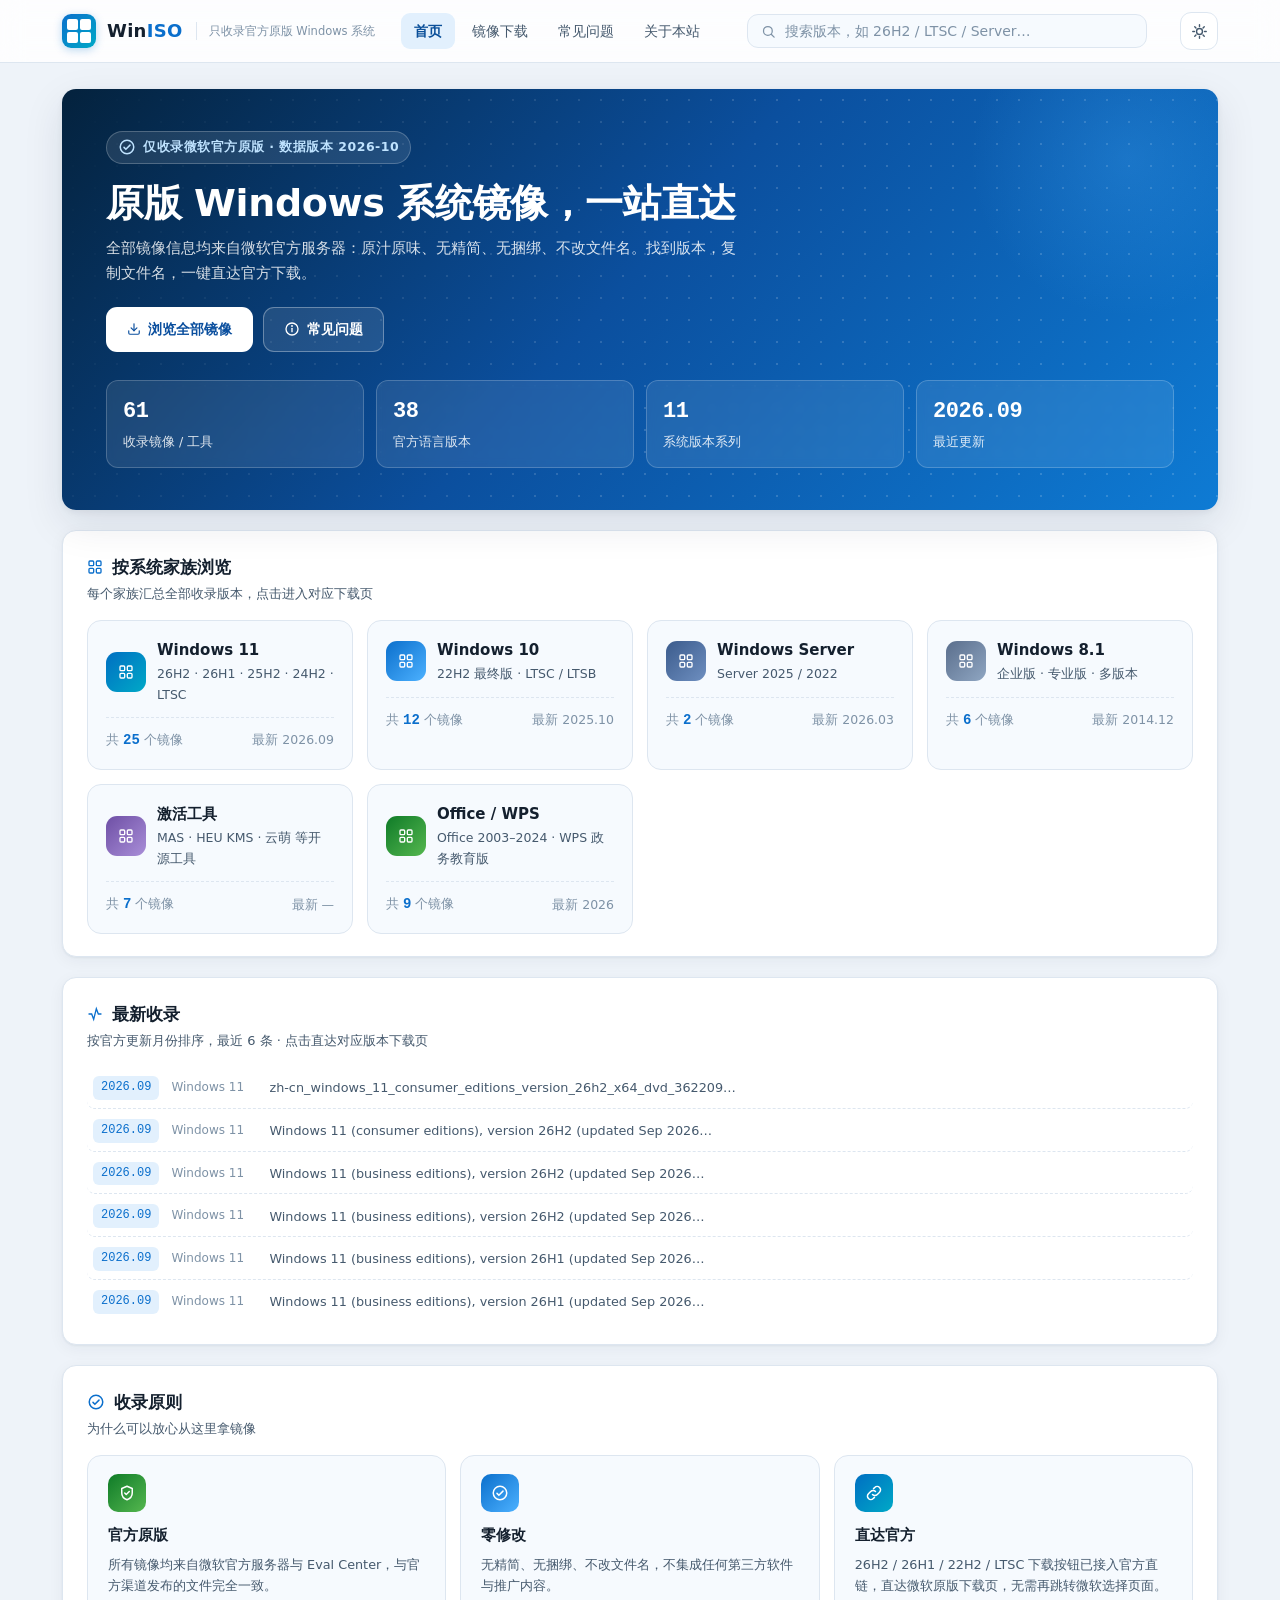
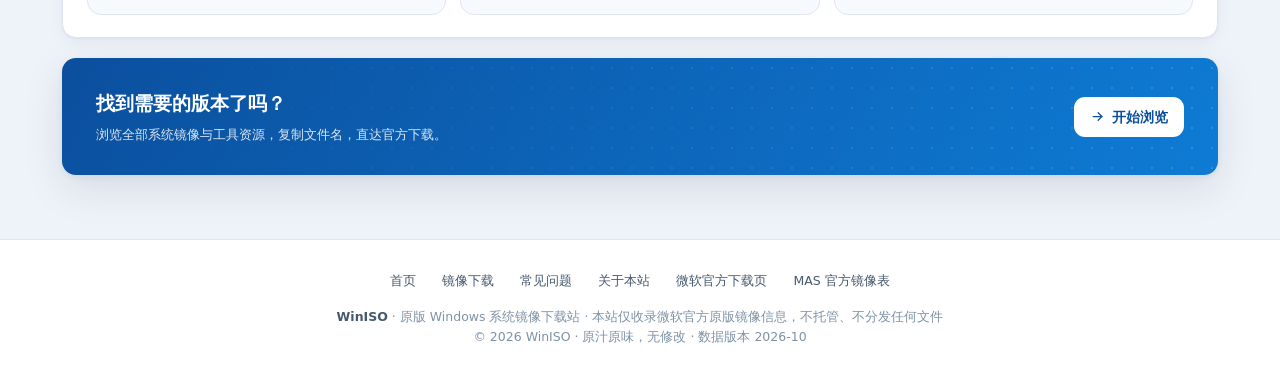
<file: index.html>
<!DOCTYPE html>
<html lang="zh-CN" data-theme="light">
<head>
<meta charset="UTF-8">
<meta name="viewport" content="width=device-width, initial-scale=1.0">
<title>WinISO · 原版 Windows 系统镜像下载站</title>
<meta name="description" content="只收录微软官方原版 Windows 系统镜像。Windows 11 / 10 / Server / 8.1 全版本、官方语言文件、激活工具与 Office 资源，原汁原味、无精简、无捆绑，一键直达官方下载。">
<link rel="icon" href="data:image/svg+xml,%3Csvg xmlns='http://www.w3.org/2000/svg' viewBox='0 0 32 32'%3E%3Cdefs%3E%3ClinearGradient id='g' x1='0' y1='0' x2='1' y2='1'%3E%3Cstop offset='0' stop-color='%23006FC2'/%3E%3Cstop offset='1' stop-color='%2300A9C7'/%3E%3C/linearGradient%3E%3C/defs%3E%3Crect width='32' height='32' rx='7' fill='url(%23g)'/%3E%3Cpath d='M7.5 7.5h7.2v7.2H7.5zM17.3 7.5h7.2v7.2h-7.2zM7.5 17.3h7.2v7.2H7.5zM17.3 17.3h7.2v7.2h-7.2z' fill='%23fff'/%3E%3C/svg%3E">
<link rel="preconnect" href="https://miaoda.feishu.cn">
<link href="https://miaoda.feishu.cn/fonts/css2?family=Noto+Sans+SC:wght@400;500;600;700;800&display=swap" rel="stylesheet">
<style>
/* ============ Token ============ */
:root{
  --bg:#EEF3F9;
  --bg-2:#E3ECF6;
  --surface:#FFFFFF;
  --surface-2:#F6FAFE;
  --border:#DDE6F0;
  --border-strong:#C5D4E4;
  --ink:#14202E;
  --ink-2:#45596D;
  --ink-3:#7E92A6;
  --accent:#0B6FCC;
  --accent-deep:#0A4F99;
  --accent-soft:#E2F0FD;
  --cyan:#00A9C7;
  --green:#0F7B28;
  --green-soft:#E4F5E7;
  --violet:#6E4FA5;
  --violet-soft:#EFE9F9;
  --amber:#9A6A00;
  --amber-soft:#FBF0D9;
  --gray-soft:#EDF1F6;
  --hero-1:#04223D;
  --hero-2:#0B4F9E;
  --hero-3:#0E7BD4;
  --shadow:0 1px 2px rgba(9,30,56,.05),0 4px 16px rgba(9,30,56,.05);
  --shadow-lg:0 2px 6px rgba(9,30,56,.06),0 14px 40px rgba(9,30,56,.10);
  --radius:14px;
  --radius-sm:9px;
  --mono:"Cascadia Code","SF Mono",Consolas,Menlo,"Liberation Mono",monospace;
  --font:"Segoe UI Variable Text","Segoe UI","Noto Sans SC","PingFang SC","Microsoft YaHei",system-ui,sans-serif;
}
html[data-theme="dark"]{
  --bg:#0B141E;
  --bg-2:#0E1A27;
  --surface:#12202F;
  --surface-2:#162636;
  --border:#22344A;
  --border-strong:#31496A;
  --ink:#E8F0F8;
  --ink-2:#A9BED2;
  --ink-3:#74879B;
  --accent:#4CB1FF;
  --accent-deep:#7CC4FF;
  --accent-soft:#12304E;
  --cyan:#3FC7E0;
  --green:#4CC24A;
  --green-soft:#12301F;
  --violet:#B48FE8;
  --violet-soft:#2B2143;
  --amber:#E3B341;
  --amber-soft:#3A2E12;
  --gray-soft:#1A2A3A;
  --hero-1:#05182B;
  --hero-2:#0A3E7C;
  --hero-3:#0E6FBF;
  --shadow:0 1px 2px rgba(0,0,0,.28),0 6px 20px rgba(0,0,0,.22);
  --shadow-lg:0 2px 6px rgba(0,0,0,.3),0 16px 44px rgba(0,0,0,.34);
}
*{margin:0;padding:0;box-sizing:border-box}
html{scroll-behavior:smooth}
body{
  font-family:var(--font);
  background:var(--bg);
  color:var(--ink);
  font-size:14.5px;
  line-height:1.65;
  -webkit-font-smoothing:antialiased;
}
a{color:var(--accent);text-decoration:none}
a:hover{color:var(--accent-deep)}
button{font-family:inherit;cursor:pointer;color:inherit}
::selection{background:rgba(11,111,204,.22)}
:focus-visible{outline:2px solid var(--accent);outline-offset:2px;border-radius:5px}
@media (prefers-reduced-motion: reduce){
  *,*::before,*::after{animation-duration:.001ms!important;transition-duration:.001ms!important}
  html{scroll-behavior:auto}
}

/* ============ 顶栏 ============ */
.topbar{
  position:sticky;top:0;z-index:60;
  background:color-mix(in srgb,var(--surface) 84%,transparent);
  backdrop-filter:blur(12px);-webkit-backdrop-filter:blur(12px);
  border-bottom:1px solid var(--border);
}
.topbar-inner{
  max-width:1200px;margin:0 auto;padding:0 22px;height:62px;
  display:flex;align-items:center;gap:18px;
}
.brand{display:flex;align-items:center;gap:11px;flex-shrink:0;color:var(--ink)}
.brand-mark{
  width:34px;height:34px;border-radius:9px;flex-shrink:0;
  display:grid;grid-template-columns:1fr 1fr;grid-template-rows:1fr 1fr;gap:2.5px;padding:5px;
  background:linear-gradient(135deg,var(--accent) 0%,var(--cyan) 100%);
  box-shadow:0 2px 8px rgba(11,111,204,.28);
  transition:transform .2s;
}
.brand:hover .brand-mark{transform:rotate(-6deg) scale(1.04)}
.brand-mark i{background:#fff;border-radius:2px}
.brand-name{font-size:18px;font-weight:800;letter-spacing:.3px}
.brand-name em{font-style:normal;color:var(--accent)}
.brand-tag{font-size:11.5px;color:var(--ink-3);margin-left:2px;border-left:1px solid var(--border);padding-left:12px;white-space:nowrap}
.nav{display:flex;align-items:center;gap:4px;margin-left:8px}
.nav a{
  padding:7px 13px;border-radius:9px;font-size:13.5px;font-weight:500;color:var(--ink-2);
  transition:background .15s,color .15s;
}
.nav a:hover{background:var(--gray-soft);color:var(--ink)}
.nav a.active{background:var(--accent-soft);color:var(--accent-deep);font-weight:600}
.top-search{flex:1;display:flex;justify-content:center;min-width:0}
.search-box{
  width:100%;max-width:400px;display:flex;align-items:center;gap:9px;
  background:var(--surface-2);border:1px solid var(--border);border-radius:11px;
  padding:8px 13px;transition:border-color .15s,box-shadow .15s,background .15s;
}
.search-box:focus-within{border-color:var(--accent);box-shadow:0 0 0 3px color-mix(in srgb,var(--accent) 14%,transparent);background:var(--surface)}
.search-box svg{flex-shrink:0;color:var(--ink-3)}
.search-box input{border:none;outline:none;background:transparent;width:100%;font-size:14px;font-family:inherit;color:var(--ink)}
.search-box input::placeholder{color:var(--ink-3)}
.top-actions{display:flex;align-items:center;gap:8px;flex-shrink:0}
.icon-btn{
  width:38px;height:38px;display:inline-flex;align-items:center;justify-content:center;
  border:1px solid var(--border);background:var(--surface);border-radius:11px;color:var(--ink-2);
  transition:all .15s;
}
.icon-btn:hover{border-color:var(--accent);color:var(--accent);background:var(--accent-soft)}
.menu-btn{display:none}

/* ============ 按钮 ============ */
.btn{
  display:inline-flex;align-items:center;gap:7px;
  border:1px solid var(--border);background:var(--surface);color:var(--ink);
  border-radius:11px;padding:8px 15px;font-size:13.5px;font-weight:500;
  transition:all .15s;white-space:nowrap;
}
.btn:hover{border-color:var(--accent);color:var(--accent);background:var(--accent-soft)}
.btn svg{flex-shrink:0}
.btn-primary{background:linear-gradient(135deg,var(--accent) 0%,color-mix(in srgb,var(--accent) 72%,var(--cyan)) 100%);border-color:transparent;color:#fff;box-shadow:0 2px 10px rgba(11,111,204,.22)}
.btn-primary:hover{filter:brightness(1.07);color:#fff}
.btn-sm{padding:6px 12px;font-size:12.5px;border-radius:9px}
.btn-ghost{background:transparent}

/* ============ 视图容器 ============ */
#view{max-width:1200px;margin:0 auto;padding:26px 22px 10px;min-height:62vh}
.view{animation:viewIn .3s cubic-bezier(.22,1,.36,1)}
@keyframes viewIn{from{opacity:0;transform:translateY(9px)}to{opacity:1;transform:none}}
@media (prefers-reduced-motion: reduce){.view{animation:none}}

/* ============ Hero ============ */
.hero{
  position:relative;overflow:hidden;
  background:linear-gradient(132deg,var(--hero-1) 0%,var(--hero-2) 48%,var(--hero-3) 100%);
  color:#fff;border-radius:var(--radius);
  padding:42px 44px;margin-bottom:20px;
  box-shadow:var(--shadow-lg);
}
.hero::before{
  content:"";position:absolute;inset:0;
  background-image:radial-gradient(rgba(255,255,255,.16) 1px,transparent 1.5px);
  background-size:22px 22px;
  mask-image:linear-gradient(115deg,transparent 0%,#000 55%);
  -webkit-mask-image:linear-gradient(115deg,transparent 0%,#000 55%);
  pointer-events:none;
}
.hero::after{
  content:"";position:absolute;right:-90px;top:-110px;width:360px;height:360px;border-radius:50%;
  background:radial-gradient(circle,rgba(76,177,255,.22),transparent 62%);
  pointer-events:none;
}
.hero-inner{position:relative;z-index:1}
.hero .kicker{
  display:inline-flex;align-items:center;gap:7px;
  font-size:12.5px;font-weight:600;letter-spacing:.04em;color:#BFE3FF;
  background:rgba(255,255,255,.10);border:1px solid rgba(255,255,255,.22);
  padding:5px 11px;border-radius:999px;margin-bottom:16px;
}
.hero h1{font-size:clamp(26px,3.4vw,38px);font-weight:800;letter-spacing:-.01em;line-height:1.22;text-wrap:balance}
.hero .sub{font-size:14.5px;color:rgba(255,255,255,.84);margin-top:10px;max-width:640px;line-height:1.7}
.hero-actions{display:flex;gap:10px;margin-top:22px;flex-wrap:wrap}
.hero-actions .btn{background:#fff;border-color:transparent;color:var(--hero-2);font-weight:600;padding:10px 20px;min-height:44px}
.hero-actions .btn:hover{background:#E8F4FF}
.hero-actions .btn-ghost{background:rgba(255,255,255,.10);border:1px solid rgba(255,255,255,.32);color:#fff}
.hero-actions .btn-ghost:hover{background:rgba(255,255,255,.18);color:#fff}
.hero-stats{
  display:grid;grid-template-columns:repeat(4,minmax(0,1fr));gap:12px;margin-top:28px;
}
.hstat{
  background:rgba(255,255,255,.09);border:1px solid rgba(255,255,255,.20);
  border-radius:12px;padding:13px 16px;backdrop-filter:blur(4px);
}
.hstat b{display:block;font-size:22px;font-weight:800;font-family:var(--mono);font-variant-numeric:tabular-nums;letter-spacing:-.02em}
.hstat span{font-size:12.5px;opacity:.85}

/* ============ 面板 ============ */
.panel{
  background:var(--surface);border:1px solid var(--border);border-radius:var(--radius);
  box-shadow:var(--shadow);padding:22px 24px;margin-bottom:20px;
}
.panel-head{display:flex;align-items:flex-start;gap:14px;flex-wrap:wrap;margin-bottom:16px}
.panel-title{font-size:17px;font-weight:700;display:flex;align-items:center;gap:9px}
.panel-title svg{color:var(--accent)}
.panel-sub{font-size:13px;color:var(--ink-2);margin-top:2px}
.panel-tools{margin-left:auto;display:flex;align-items:center;gap:8px;flex-wrap:wrap}

/* ============ 家族卡片 ============ */
.family-grid{display:grid;grid-template-columns:repeat(auto-fill,minmax(232px,1fr));gap:14px}
.family-card{
  position:relative;display:block;color:var(--ink);
  border:1px solid var(--border);border-radius:var(--radius);
  padding:17px 18px;background:var(--surface-2);
  transition:transform .16s,box-shadow .16s,border-color .16s;
  overflow:hidden;
}
.family-card:hover{transform:translateY(-3px);border-color:var(--accent);box-shadow:var(--shadow-lg);color:var(--ink)}
.family-card .fc-top{display:flex;align-items:center;gap:11px;margin-bottom:12px}
.fc-ico{
  width:40px;height:40px;border-radius:11px;display:flex;align-items:center;justify-content:center;
  color:#fff;flex-shrink:0;
}
.fc-ico.win11{background:linear-gradient(135deg,#006FC2,#00A9C7)}
.fc-ico.win10{background:linear-gradient(135deg,#0B6FCC,#4CB1FF)}
.fc-ico.server{background:linear-gradient(135deg,#3B5B8C,#6E8FC0)}
.fc-ico.win8{background:linear-gradient(135deg,#5A6E8C,#8FA6C2)}
.fc-ico.tools{background:linear-gradient(135deg,#6E4FA5,#A98ED8)}
.fc-ico.office{background:linear-gradient(135deg,#0F7B28,#55B74F)}
.family-card h3{font-size:15px;font-weight:700}
.family-card .fc-desc{font-size:12.5px;color:var(--ink-2);margin-top:1px}
.family-card .fc-meta{display:flex;align-items:center;justify-content:space-between;font-size:12.5px;color:var(--ink-3);border-top:1px dashed var(--border);padding-top:11px;margin-top:4px}
.family-card .fc-meta b{font-family:var(--mono);font-weight:600;color:var(--accent);font-size:14px}
.family-card .fc-go{position:absolute;right:16px;top:16px;color:var(--ink-3);opacity:0;transform:translateX(-4px);transition:all .16s}
.family-card:hover .fc-go{opacity:1;transform:none;color:var(--accent)}

/* ============ 概览小部件 ============ */
.ov-row{display:flex;align-items:center;gap:12px;font-size:13px;padding:7px 0}
.ov-row .ov-name{width:150px;color:var(--ink-2);flex-shrink:0;overflow:hidden;text-overflow:ellipsis;white-space:nowrap}
.ov-bar-wrap{flex:1;background:var(--gray-soft);border-radius:6px;height:16px;overflow:hidden}
.ov-bar{height:100%;border-radius:6px;min-width:3px;background:linear-gradient(90deg,var(--cyan),var(--accent));transition:width .4s}
.ov-row b{font-family:var(--mono);font-size:12.5px;width:30px;text-align:right;font-variant-numeric:tabular-nums}
.ov-row .ov-file{flex:1;font-size:12.5px;color:var(--ink-2);overflow:hidden;text-overflow:ellipsis;white-space:nowrap;min-width:0}
.recent-row .ov-file{flex:1;min-width:0;overflow:hidden;text-overflow:ellipsis;white-space:nowrap;color:var(--ink-2);font-size:12.8px}
.recent-list{display:flex;flex-direction:column;gap:2px}
.recent-row{display:flex;align-items:center;gap:12px;font-size:13px;padding:8px 6px;border-bottom:1px dashed var(--border);color:var(--ink);border-radius:8px;transition:background .15s}
.recent-row:last-child{border-bottom:none}
.recent-row:hover{background:var(--gray-soft);color:var(--ink)}
.recent-date{font-family:var(--mono);font-size:12px;color:var(--accent);background:var(--accent-soft);border-radius:6px;padding:2px 8px;flex-shrink:0}
.recent-cat{font-size:12px;color:var(--ink-3);flex-shrink:0;width:86px}

/* ============ 特性条 ============ */
.feature-grid{display:grid;grid-template-columns:repeat(3,1fr);gap:14px}
.feature{border:1px solid var(--border);border-radius:var(--radius);padding:18px 20px;background:var(--surface-2)}
.feature .f-ico{width:38px;height:38px;border-radius:10px;display:flex;align-items:center;justify-content:center;color:#fff;margin-bottom:12px}
.feature h3{font-size:14.5px;font-weight:700;margin-bottom:6px}
.feature p{font-size:12.8px;color:var(--ink-2);line-height:1.65}
.f-ico.shield{background:linear-gradient(135deg,#0F7B28,#55B74F)}
.f-ico.check{background:linear-gradient(135deg,#0B6FCC,#4CB1FF)}
.f-ico.link{background:linear-gradient(135deg,#006FC2,#00A9C7)}

/* ============ CTA 条 ============ */
.cta-band{
  position:relative;overflow:hidden;
  background:linear-gradient(120deg,var(--hero-2),var(--hero-3));
  color:#fff;border-radius:var(--radius);padding:30px 34px;margin-bottom:20px;
  display:flex;align-items:center;gap:22px;flex-wrap:wrap;box-shadow:var(--shadow-lg);
}
.cta-band::before{content:"";position:absolute;inset:0;background-image:radial-gradient(rgba(255,255,255,.14) 1px,transparent 1.5px);background-size:20px 20px;mask-image:linear-gradient(90deg,transparent,#000);-webkit-mask-image:linear-gradient(90deg,transparent,#000);pointer-events:none}
.cta-band h2{font-size:19px;font-weight:700;position:relative;z-index:1}
.cta-band p{font-size:13px;opacity:.85;margin-top:4px;position:relative;z-index:1}
.cta-band .btn{margin-left:auto;background:#fff;border-color:transparent;color:var(--hero-2);font-weight:600;position:relative;z-index:1}
.cta-band .btn:hover{background:#E8F4FF}

/* ============ 下载页布局 ============ */
.dl-head{margin-bottom:16px}
.dl-head h1{font-size:23px;font-weight:800;letter-spacing:-.01em}
.dl-head p{font-size:13px;color:var(--ink-2);margin-top:3px}
.dl-layout{display:grid;grid-template-columns:238px 1fr;gap:20px;align-items:start}
.sidebar{
  position:sticky;top:80px;
  background:var(--surface);border:1px solid var(--border);border-radius:var(--radius);
  padding:12px;box-shadow:var(--shadow);
}
.side-group-title{
  font-size:11px;font-weight:700;color:var(--ink-3);letter-spacing:.06em;
  padding:11px 11px 6px;
}
.side-item{
  display:flex;align-items:center;justify-content:space-between;gap:8px;
  width:100%;text-align:left;background:none;border:none;
  padding:8px 11px;border-radius:9px;font-size:13.5px;color:var(--ink);transition:background .12s,color .12s;
}
.side-item:hover{background:var(--gray-soft)}
.side-item.active{background:var(--accent-soft);color:var(--accent-deep);font-weight:600}
.side-item .count{
  font-size:11px;color:var(--ink-3);background:var(--gray-soft);
  border-radius:999px;padding:1px 9px;font-family:var(--mono);
}
.side-item.active .count{background:#fff;color:var(--accent)}
.dl-main{min-width:0}
.dl-toolbar{
  display:flex;align-items:center;gap:8px;flex-wrap:wrap;
  background:var(--surface);border:1px solid var(--border);border-radius:var(--radius);
  padding:12px 16px;margin-bottom:12px;box-shadow:var(--shadow);
}
.filter-label{font-size:12px;color:var(--ink-3);margin-right:2px}
.chip{
  border:1px solid var(--border);background:var(--surface);color:var(--ink-2);
  border-radius:999px;padding:4px 13px;font-size:12.5px;transition:all .13s;
}
.chip:hover{border-color:var(--accent);color:var(--accent)}
.chip.active{background:var(--accent);border-color:var(--accent);color:#fff;font-weight:500}
.dl-tools{margin-left:auto;display:flex;align-items:center;gap:8px}
.result-meta{font-size:12.5px;color:var(--ink-3);margin-bottom:12px;padding:0 2px}

/* ============ 镜像卡片 ============ */
.iso-list{display:flex;flex-direction:column;gap:11px}
.iso-item{
  border:1px solid var(--border);border-radius:var(--radius);
  padding:15px 17px;background:var(--surface);box-shadow:var(--shadow);
  transition:border-color .15s,box-shadow .15s;
}
.iso-item:hover{border-color:color-mix(in srgb,var(--accent) 45%,var(--border));box-shadow:var(--shadow-lg)}
.iso-tags{display:flex;gap:6px;flex-wrap:wrap;margin-bottom:10px}
.tag{
  display:inline-flex;align-items:center;gap:5px;
  font-size:11.5px;font-weight:600;border-radius:6px;padding:2.5px 9px;line-height:1.5;
}
.tag-arch{background:var(--accent-soft);color:var(--accent-deep)}
.tag-ed{background:var(--green-soft);color:var(--green)}
.tag-act{background:var(--violet-soft);color:var(--violet)}
.tag-date{background:var(--amber-soft);color:var(--amber)}
.tag-note{background:var(--gray-soft);color:var(--ink-2)}
.tag-direct{background:var(--green-soft);color:var(--green);display:inline-flex;align-items:center;gap:4px}
.iso-top{display:flex;align-items:flex-start;gap:12px;flex-wrap:wrap}
.iso-file{
  font-family:var(--mono);font-size:12.8px;color:var(--ink);
  word-break:break-all;flex:1;min-width:230px;
  background:var(--surface-2);border:1px solid var(--border);border-radius:9px;
  padding:8px 12px;line-height:1.55;font-variant-numeric:tabular-nums;
  cursor:pointer;transition:border-color .15s,color .15s;
}
.iso-file:hover{border-color:var(--accent);color:var(--accent-deep)}
.iso-actions{display:flex;gap:8px;flex-shrink:0;align-items:center;flex-wrap:wrap}

/* ============ 语言版本 ============ */
.lang-panel{margin-top:12px;border-top:1px dashed var(--border-strong);padding-top:13px;animation:viewIn .22s cubic-bezier(.22,1,.36,1)}
.lang-panel-head{display:flex;align-items:center;gap:10px;flex-wrap:wrap;margin-bottom:11px}
.lang-panel-title{font-size:13px;font-weight:600;color:var(--ink);font-family:var(--mono)}
.lang-search{
  display:flex;align-items:center;gap:8px;margin-left:auto;
  background:var(--surface-2);border:1px solid var(--border);border-radius:9px;padding:6px 12px;width:230px;
}
.lang-search:focus-within{border-color:var(--accent);background:var(--surface);box-shadow:0 0 0 3px color-mix(in srgb,var(--accent) 14%,transparent)}
.lang-search svg{color:var(--ink-3);flex-shrink:0}
.lang-search input{border:none;outline:none;background:transparent;width:100%;font-size:13.5px;font-family:inherit;color:var(--ink)}
.lang-grid{display:grid;grid-template-columns:repeat(2,1fr);gap:8px}
.lang-cell{
  display:flex;align-items:center;gap:9px;min-width:0;
  border:1px solid var(--border);border-radius:10px;padding:8px 11px;background:var(--surface-2);
}
.lang-cell .lang-name{font-size:12.8px;font-weight:600;color:var(--ink);flex-shrink:0;width:106px}
.lang-cell .lang-code{font-family:var(--mono);font-size:11px;color:var(--ink-3);flex-shrink:0;width:52px}
.lang-cell .lang-file{
  flex:1;font-family:var(--mono);font-size:10.8px;color:var(--ink-2);
  white-space:nowrap;overflow:hidden;text-overflow:ellipsis;min-width:0;
}
.lang-cell .lang-actions{display:flex;gap:5px;flex-shrink:0}
.lang-cell .btn{font-size:11.5px;padding:3px 9px}
.lang-toggle.active{border-color:var(--accent);color:var(--accent);background:var(--accent-soft)}
.lang-count{font-size:12px;color:var(--ink-3);margin-top:10px;text-align:right}

/* ============ FAQ ============ */
.faq-item{border:1px solid var(--border);border-radius:var(--radius-sm);margin-bottom:10px;overflow:hidden;background:var(--surface)}
.faq-q{
  width:100%;text-align:left;background:none;border:none;
  padding:15px 17px;font-size:14.5px;font-weight:600;color:var(--ink);
  display:flex;justify-content:space-between;align-items:center;gap:12px;
}
.faq-q .arrow{transition:transform .22s;color:var(--ink-3);flex-shrink:0;display:flex}
.faq-item.open .arrow{transform:rotate(180deg);color:var(--accent)}
.faq-a{max-height:0;overflow:hidden;transition:max-height .26s ease}
.faq-a-inner{padding:0 17px 15px;font-size:13.5px;color:var(--ink-2);border-top:1px dashed var(--border);padding-top:13px;line-height:1.75}
.faq-a-inner a{word-break:break-all}

/* ============ 关于页 ============ */
.about-wrap{max-width:860px}
.about-section{margin-bottom:20px}
.about-section h2{font-size:16px;font-weight:700;margin-bottom:10px;display:flex;align-items:center;gap:9px}
.about-section h2 svg{color:var(--accent)}
.about-section p{font-size:13.8px;color:var(--ink-2);line-height:1.8}
.steps{display:grid;grid-template-columns:repeat(3,1fr);gap:14px;margin-top:6px}
.step{border:1px solid var(--border);border-radius:var(--radius);padding:17px 18px;background:var(--surface-2)}
.step .n{font-family:var(--mono);font-size:12px;font-weight:700;color:#fff;background:linear-gradient(135deg,var(--accent),var(--cyan));width:26px;height:26px;border-radius:8px;display:flex;align-items:center;justify-content:center;margin-bottom:11px}
.step h3{font-size:13.8px;font-weight:700;margin-bottom:5px}
.step p{font-size:12.6px;color:var(--ink-2);line-height:1.65}
.notice-box{
  border:1px solid color-mix(in srgb,var(--amber) 40%,var(--border));
  background:var(--amber-soft);border-radius:var(--radius);padding:16px 18px;
  font-size:13px;color:var(--ink);line-height:1.75;
}
.notice-box b{color:var(--amber)}

/* ============ 详情页 ============ */
.crumb{font-size:12.5px;color:var(--ink-3);margin-bottom:14px;display:flex;gap:7px;flex-wrap:wrap;align-items:center}
.crumb a{color:var(--ink-2)}
.crumb a:hover{color:var(--accent)}
.crumb .sep{opacity:.5}
.detail-head h1{font-size:22px;font-weight:800;letter-spacing:-.01em;margin:12px 0 4px;text-wrap:balance}
.detail-head .d-sub{font-size:13px;color:var(--ink-2);margin-bottom:14px}
.d-file{
  font-family:var(--mono);font-size:13.5px;background:var(--surface-2);
  border:1px solid var(--border);border-radius:11px;padding:12px 14px;
  word-break:break-all;line-height:1.6;font-variant-numeric:tabular-nums;
}
.d-actions{display:flex;gap:10px;flex-wrap:wrap;margin-top:14px}
.d-actions .btn{padding:9px 18px;font-size:14px}
.d-meta{display:grid;grid-template-columns:repeat(3,1fr);gap:10px;margin-top:16px}
.d-meta-cell{border:1px solid var(--border);border-radius:10px;background:var(--surface-2);padding:11px 14px}
.d-meta-cell span{display:block;font-size:11.5px;color:var(--ink-3);margin-bottom:3px}
.d-meta-cell b{font-size:13.5px;font-weight:600;word-break:break-all}
.rel-item{display:flex;align-items:center;gap:12px;padding:10px 2px;border-bottom:1px dashed var(--border);font-size:13px;flex-wrap:wrap}
.rel-item:last-child{border-bottom:none}
.rel-item .ov-file{flex:1;min-width:0;overflow:hidden;text-overflow:ellipsis;white-space:nowrap;font-family:var(--mono);font-size:12px;color:var(--ink-2)}
.rel-item .rel-actions{display:flex;gap:6px;flex-shrink:0;flex-wrap:wrap}
.fam-chips{display:flex;gap:8px;flex-wrap:wrap;margin-top:6px}
@media (max-width:720px){.d-meta{grid-template-columns:1fr 1fr}}
@media (max-width:480px){.d-meta{grid-template-columns:1fr}}

/* ============ 空状态 ============ */
.empty{text-align:center;padding:52px 20px;color:var(--ink-3)}
.empty b{display:block;font-size:16px;color:var(--ink-2);margin-bottom:6px}

/* ============ 页脚 ============ */
.footer{border-top:1px solid var(--border);background:var(--surface);margin-top:34px}
.footer-inner{max-width:1200px;margin:0 auto;padding:26px 22px;text-align:center;color:var(--ink-3);font-size:12.5px}
.footer-inner b{color:var(--ink-2);font-weight:600}
.footer .links{display:flex;justify-content:center;gap:6px 20px;margin-bottom:10px;flex-wrap:wrap}
.footer .links a{color:var(--ink-2);display:inline-block;padding:5px 3px}
.footer .links a:hover{color:var(--accent)}

/* ============ Toast ============ */
#toast{
  position:fixed;bottom:30px;left:50%;transform:translateX(-50%) translateY(18px);
  background:var(--ink);color:var(--surface);
  padding:11px 22px;border-radius:12px;font-size:13.5px;
  opacity:0;pointer-events:none;transition:all .24s;z-index:99;
  box-shadow:0 10px 34px rgba(0,0,0,.28);max-width:92vw;text-align:center;
}
#toast.show{opacity:1;transform:translateX(-50%) translateY(0)}

/* ============ 响应式 ============ */
@media (max-width:1024px){
  .dl-layout{grid-template-columns:1fr}
  .sidebar{position:static;display:flex;flex-wrap:wrap;gap:4px;padding:10px}
  .side-group{display:contents}
  .side-group-title{display:none}
  .side-item{width:auto;padding:6px 12px;font-size:13px}
  .side-item .count{display:none}
  .feature-grid{grid-template-columns:1fr}
  .steps{grid-template-columns:1fr}
}
@media (max-width:760px){
  .topbar-inner{height:auto;padding:11px 16px;flex-wrap:wrap;gap:10px}
  .brand-tag{display:none}
  .nav{display:none;position:absolute;top:100%;left:0;right:0;flex-direction:column;align-items:stretch;gap:2px;background:var(--surface);border-bottom:1px solid var(--border);padding:10px 16px;box-shadow:var(--shadow-lg)}
  .nav.open{display:flex}
  .nav a{padding:11px 14px;font-size:14.5px}
  .menu-btn{display:inline-flex}
  .top-search{order:3;flex-basis:100%;max-width:none}
  .search-box{max-width:none}
  #view{padding:18px 14px 8px}
  .hero{padding:28px 24px}
  .hero-stats{grid-template-columns:1fr 1fr}
  .family-grid{grid-template-columns:repeat(2,1fr)}
  .cta-band .btn{margin-left:0}
}
@media (max-width:520px){
  body{font-size:15px}
  .search-box input{font-size:16px}
  .hero-stats{grid-template-columns:1fr 1fr;gap:9px}
  .iso-actions{width:100%;justify-content:flex-end}
  .iso-file{font-size:13.5px}
  .lang-grid{grid-template-columns:1fr}
  .lang-cell .lang-name{width:96px}
  .lang-search{width:100%;margin-left:0}
  .family-grid{grid-template-columns:1fr}
  .dl-tools{margin-left:0;width:100%}
}
</style>
</head>
<body>

<header class="topbar">
  <div class="topbar-inner">
    <a class="brand" href="#/" data-route="home" aria-label="WinISO 首页">
      <span class="brand-mark" aria-hidden="true"><i></i><i></i><i></i><i></i></span>
      <span class="brand-name">Win<em>ISO</em></span>
      <span class="brand-tag">只收录官方原版 Windows 系统</span>
    </a>
    <nav class="nav" id="topNav" aria-label="主导航">
      <a href="#/" data-route="home">首页</a>
      <a href="#/downloads" data-route="downloads">镜像下载</a>
      <a href="#/faq" data-route="faq">常见问题</a>
      <a href="#/about" data-route="about">关于本站</a>
    </nav>
    <div class="top-search">
      <div class="search-box">
        <svg width="15" height="15" viewBox="0 0 24 24" fill="none" stroke="currentColor" stroke-width="2" stroke-linecap="round"><circle cx="11" cy="11" r="7"/><path d="M21 21l-4.3-4.3"/></svg>
        <input id="searchInput" type="text" placeholder="搜索版本，如 26H2 / LTSC / Server…" autocomplete="off" aria-label="搜索镜像">
      </div>
    </div>
    <div class="top-actions">
      <button class="icon-btn" id="themeBtn" title="切换深色 / 浅色模式" aria-label="切换主题">
        <svg id="icoSun" width="17" height="17" viewBox="0 0 24 24" fill="none" stroke="currentColor" stroke-width="2" stroke-linecap="round"><circle cx="12" cy="12" r="4.2"/><path d="M12 2.5v2.4M12 19.1v2.4M2.5 12h2.4M19.1 12h2.4M5.3 5.3l1.7 1.7M17 17l1.7 1.7M18.7 5.3 17 7M7 17l-1.7 1.7"/></svg>
        <svg id="icoMoon" width="17" height="17" viewBox="0 0 24 24" fill="none" stroke="currentColor" stroke-width="2" stroke-linecap="round" style="display:none"><path d="M20.5 14.2A8.5 8.5 0 0 1 9.8 3.5a8.5 8.5 0 1 0 10.7 10.7z"/></svg>
      </button>
      <button class="icon-btn menu-btn" id="menuBtn" aria-label="打开菜单" aria-expanded="false">
        <svg width="18" height="18" viewBox="0 0 24 24" fill="none" stroke="currentColor" stroke-width="2" stroke-linecap="round"><path d="M4 7h16M4 12h16M4 17h16"/></svg>
      </button>
    </div>
  </div>
</header>

<main id="view" aria-live="polite"><!-- JS 渲染视图 --></main>

<footer class="footer">
  <div class="footer-inner">
    <div class="links">
      <a href="#/" data-route="home">首页</a>
      <a href="#/downloads" data-route="downloads">镜像下载</a>
      <a href="#/faq" data-route="faq">常见问题</a>
      <a href="#/about" data-route="about">关于本站</a>
      <a href="https://www.microsoft.com/software-download/windows11" target="_blank" rel="noopener noreferrer">微软官方下载页</a>
      <a href="https://massgrave.dev/" target="_blank" rel="noopener noreferrer">MAS 官方镜像表</a>
    </div>
    <p><b>WinISO</b> · 原版 Windows 系统镜像下载站 · 本站仅收录微软官方原版镜像信息，不托管、不分发任何文件</p>
    <p>© 2026 WinISO · 原汁原味，无修改 · 数据版本 2026-10</p>
  </div>
</footer>

<div id="toast" role="status"></div>

<script id="appData">
const DATA_VERSION = "2026-10";
// 微软官方发布语言集（Windows 11 / 10 各版本通用，来源：massgrave.dev 官方镜像表）
const LANGUAGES = [
  ["ar-sa","阿拉伯语"],["bg-bg","保加利亚语"],["cs-cz","捷克语"],["da-dk","丹麦语"],
  ["de-de","德语"],["el-gr","希腊语"],["en-gb","英语（英国）"],["en-us","英语（美国）"],
  ["es-es","西班牙语"],["es-mx","西班牙语（墨西哥）"],["et-ee","爱沙尼亚语"],["fi-fi","芬兰语"],
  ["fr-ca","法语（加拿大）"],["fr-fr","法语"],["he-il","希伯来语"],["hr-hr","克罗地亚语"],
  ["hu-hu","匈牙利语"],["it-it","意大利语"],["ja-jp","日语"],["ko-kr","韩语"],
  ["lt-lt","立陶宛语"],["lv-lv","拉脱维亚语"],["nb-no","挪威语"],["nl-nl","荷兰语"],
  ["pl-pl","波兰语"],["pt-br","葡萄牙语（巴西）"],["pt-pt","葡萄牙语（葡萄牙）"],["ro-ro","罗马尼亚语"],
  ["ru-ru","俄语"],["sk-sk","斯洛伐克语"],["sl-si","斯洛文尼亚语"],["sr-latn-rs","塞尔维亚语"],
  ["sv-se","瑞典语"],["th-th","泰语"],["tr-tr","土耳其语"],["uk-ua","乌克兰语"],
  ["zh-cn","中文（简体）"],["zh-tw","中文（繁体）"]
];
// Win11 26H2 Consumer x64 全语言官方文件名（真实抓取 massgrave.dev 官方镜像表）
const WIN11_26H2_X64 = {
  "ar-sa":"ar-sa_windows_11_consumer_editions_version_26h2_x64_dvd_e4fa21a2.iso","bg-bg":"bg-bg_windows_11_consumer_editions_version_26h2_x64_dvd_e71b6d73.iso","cs-cz":"cs-cz_windows_11_consumer_editions_version_26h2_x64_dvd_6f352243.iso","da-dk":"da-dk_windows_11_consumer_editions_version_26h2_x64_dvd_f86dcf33.iso","de-de":"de-de_windows_11_consumer_editions_version_26h2_x64_dvd_fdd0960a.iso","el-gr":"el-gr_windows_11_consumer_editions_version_26h2_x64_dvd_2178d6f2.iso","en-gb":"en-gb_windows_11_consumer_editions_version_26h2_x64_dvd_6c6edfab.iso","en-us":"en-us_windows_11_consumer_editions_version_26h2_x64_dvd_af326c9d.iso","es-es":"es-es_windows_11_consumer_editions_version_26h2_x64_dvd_82773f0c.iso","es-mx":"es-mx_windows_11_consumer_editions_version_26h2_x64_dvd_2f6f37d2.iso","et-ee":"et-ee_windows_11_consumer_editions_version_26h2_x64_dvd_cd375537.iso","fi-fi":"fi-fi_windows_11_consumer_editions_version_26h2_x64_dvd_35705893.iso","fr-ca":"fr-ca_windows_11_consumer_editions_version_26h2_x64_dvd_2ccafa89.iso","fr-fr":"fr-fr_windows_11_consumer_editions_version_26h2_x64_dvd_68ac65e0.iso","he-il":"he-il_windows_11_consumer_editions_version_26h2_x64_dvd_775c3f74.iso","hr-hr":"hr-hr_windows_11_consumer_editions_version_26h2_x64_dvd_8336e8e8.iso","hu-hu":"hu-hu_windows_11_consumer_editions_version_26h2_x64_dvd_c0fc9b09.iso","it-it":"it-it_windows_11_consumer_editions_version_26h2_x64_dvd_7272e9c9.iso","ja-jp":"ja-jp_windows_11_consumer_editions_version_26h2_x64_dvd_d78db531.iso","ko-kr":"ko-kr_windows_11_consumer_editions_version_26h2_x64_dvd_fa5c29a0.iso","lt-lt":"lt-lt_windows_11_consumer_editions_version_26h2_x64_dvd_a6bc83e2.iso","lv-lv":"lv-lv_windows_11_consumer_editions_version_26h2_x64_dvd_dd96303c.iso","nb-no":"nb-no_windows_11_consumer_editions_version_26h2_x64_dvd_f5a176aa.iso","nl-nl":"nl-nl_windows_11_consumer_editions_version_26h2_x64_dvd_42643263.iso","pl-pl":"pl-pl_windows_11_consumer_editions_version_26h2_x64_dvd_e9234e5b.iso","pt-br":"pt-br_windows_11_consumer_editions_version_26h2_x64_dvd_06ce2385.iso","pt-pt":"pt-pt_windows_11_consumer_editions_version_26h2_x64_dvd_51048bff.iso","ro-ro":"ro-ro_windows_11_consumer_editions_version_26h2_x64_dvd_99f6c22d.iso","ru-ru":"ru-ru_windows_11_consumer_editions_version_26h2_x64_dvd_463bbf21.iso","sk-sk":"sk-sk_windows_11_consumer_editions_version_26h2_x64_dvd_1a14f571.iso","sl-si":"sl-si_windows_11_consumer_editions_version_26h2_x64_dvd_dc81ae63.iso","sr-latn-rs":"sr-latn-rs_windows_11_consumer_editions_version_26h2_x64_dvd_761ffe0a.iso","sv-se":"sv-se_windows_11_consumer_editions_version_26h2_x64_dvd_e755b10a.iso","th-th":"th-th_windows_11_consumer_editions_version_26h2_x64_dvd_06fb2f76.iso","tr-tr":"tr-tr_windows_11_consumer_editions_version_26h2_x64_dvd_58a95b3c.iso","uk-ua":"uk-ua_windows_11_consumer_editions_version_26h2_x64_dvd_4fe76408.iso","zh-cn":"zh-cn_windows_11_consumer_editions_version_26h2_x64_dvd_3622091b.iso","zh-tw":"zh-tw_windows_11_consumer_editions_version_26h2_x64_dvd_4f0ec56e.iso"
};
// Win10 22H2 Consumer 全语言官方文件名（真实抓取 massgrave.dev，x64/x86 同哈希集）
const WIN10_22H2 = {
  "ar-sa":"ar-sa_windows_10_consumer_editions_version_22h2_updated_oct_2025_x64_dvd_38efd00d.iso","bg-bg":"bg-bg_windows_10_consumer_editions_version_22h2_updated_oct_2025_x64_dvd_38efd00d.iso","cs-cz":"cs-cz_windows_10_consumer_editions_version_22h2_updated_oct_2025_x64_dvd_38efd00d.iso","da-dk":"da-dk_windows_10_consumer_editions_version_22h2_updated_oct_2025_x64_dvd_38efd00d.iso","de-de":"de-de_windows_10_consumer_editions_version_22h2_updated_oct_2025_x64_dvd_38efd00d.iso","el-gr":"el-gr_windows_10_consumer_editions_version_22h2_updated_oct_2025_x64_dvd_38efd00d.iso","en-gb":"en-gb_windows_10_consumer_editions_version_22h2_updated_oct_2025_x64_dvd_38efd00d.iso","en-us":"en-us_windows_10_consumer_editions_version_22h2_updated_oct_2025_x64_dvd_38efd00d.iso","es-es":"es-es_windows_10_consumer_editions_version_22h2_updated_oct_2025_x64_dvd_38efd00d.iso","es-mx":"es-mx_windows_10_consumer_editions_version_22h2_updated_oct_2025_x64_dvd_38efd00d.iso","et-ee":"et-ee_windows_10_consumer_editions_version_22h2_updated_oct_2025_x64_dvd_38efd00d.iso","fi-fi":"fi-fi_windows_10_consumer_editions_version_22h2_updated_oct_2025_x64_dvd_38efd00d.iso","fr-ca":"fr-ca_windows_10_consumer_editions_version_22h2_updated_oct_2025_x64_dvd_38efd00d.iso","fr-fr":"fr-fr_windows_10_consumer_editions_version_22h2_updated_oct_2025_x64_dvd_38efd00d.iso","he-il":"he-il_windows_10_consumer_editions_version_22h2_updated_oct_2025_x64_dvd_38efd00d.iso","hr-hr":"hr-hr_windows_10_consumer_editions_version_22h2_updated_oct_2025_x64_dvd_38efd00d.iso","hu-hu":"hu-hu_windows_10_consumer_editions_version_22h2_updated_oct_2025_x64_dvd_38efd00d.iso","it-it":"it-it_windows_10_consumer_editions_version_22h2_updated_oct_2025_x64_dvd_38efd00d.iso","ja-jp":"ja-jp_windows_10_consumer_editions_version_22h2_updated_oct_2025_x64_dvd_38efd00d.iso","ko-kr":"ko-kr_windows_10_consumer_editions_version_22h2_updated_oct_2025_x64_dvd_38efd00d.iso","lt-lt":"lt-lt_windows_10_consumer_editions_version_22h2_updated_oct_2025_x64_dvd_38efd00d.iso","lv-lv":"lv-lv_windows_10_consumer_editions_version_22h2_updated_oct_2025_x64_dvd_38efd00d.iso","nb-no":"nb-no_windows_10_consumer_editions_version_22h2_updated_oct_2025_x64_dvd_38efd00d.iso","nl-nl":"nl-nl_windows_10_consumer_editions_version_22h2_updated_oct_2025_x64_dvd_38efd00d.iso","pl-pl":"pl-pl_windows_10_consumer_editions_version_22h2_updated_oct_2025_x64_dvd_38efd00d.iso","pt-br":"pt-br_windows_10_consumer_editions_version_22h2_updated_oct_2025_x64_dvd_38efd00d.iso","pt-pt":"pt-pt_windows_10_consumer_editions_version_22h2_updated_oct_2025_x64_dvd_38efd00d.iso","ro-ro":"ro-ro_windows_10_consumer_editions_version_22h2_updated_oct_2025_x64_dvd_38efd00d.iso","ru-ru":"ru-ru_windows_10_consumer_editions_version_22h2_updated_oct_2025_x64_dvd_38efd00d.iso","sk-sk":"sk-sk_windows_10_consumer_editions_version_22h2_updated_oct_2025_x64_dvd_38efd00d.iso","sl-si":"sl-si_windows_10_consumer_editions_version_22h2_updated_oct_2025_x64_dvd_38efd00d.iso","sr-latn-rs":"sr-latn-rs_windows_10_consumer_editions_version_22h2_updated_oct_2025_x64_dvd_38efd00d.iso","sv-se":"sv-se_windows_10_consumer_editions_version_22h2_updated_oct_2025_x64_dvd_38efd00d.iso","th-th":"th-th_windows_10_consumer_editions_version_22h2_updated_oct_2025_x64_dvd_38efd00d.iso","tr-tr":"tr-tr_windows_10_consumer_editions_version_22h2_updated_oct_2025_x64_dvd_38efd00d.iso","uk-ua":"uk-ua_windows_10_consumer_editions_version_22h2_updated_oct_2025_x64_dvd_38efd00d.iso","zh-cn":"zh-cn_windows_10_consumer_editions_version_22h2_updated_oct_2025_x64_dvd_38efd00d.iso","zh-tw":"zh-tw_windows_10_consumer_editions_version_22h2_updated_oct_2025_x64_dvd_38efd00d.iso"
};
/* ===== 官方直链数据（2026-10-03 抓取 massgrave.dev 官方链接页）=====
   链接为 MAS 官方分发入口（zerofs.link / buzzheavier.com），指向微软官方原版 ISO */
const LANG_DL = {
  WIN11_26H2_X64: {
    "ar-sa":"https://zerofs.link/f/q9e8m3v/",
    "bg-bg":"https://zerofs.link/f/nTQqWya/",
    "cs-cz":"https://zerofs.link/f/Z9uLFMM/",
    "da-dk":"https://zerofs.link/f/zp7CsTs/",
    "de-de":"https://zerofs.link/f/sP5XScG/",
    "el-gr":"https://zerofs.link/f/4KucrZY/",
    "en-gb":"https://zerofs.link/f/r89ufWe/",
    "en-us":"https://zerofs.link/f/tTMtt9Q/",
    "es-es":"https://zerofs.link/f/ozHgTnf/",
    "es-mx":"https://zerofs.link/f/hVZ7YCS/",
    "et-ee":"https://zerofs.link/f/b6ZGjK8/",
    "fi-fi":"https://zerofs.link/f/ypgLd5B/",
    "fr-ca":"https://zerofs.link/f/7kadKKH/",
    "fr-fr":"https://zerofs.link/f/uCem3wb/",
    "he-il":"https://zerofs.link/f/Mu8YUth/",
    "hr-hr":"https://zerofs.link/f/6nKzzk9/",
    "hu-hu":"https://zerofs.link/f/hk4r6Xf/",
    "it-it":"https://zerofs.link/f/fejtpxH/",
    "ja-jp":"https://zerofs.link/f/vmiJ2sQ/",
    "ko-kr":"https://zerofs.link/f/jc2DuHp/",
    "lt-lt":"https://zerofs.link/f/tjQzcu9/",
    "lv-lv":"https://zerofs.link/f/9wrNPPt/",
    "nb-no":"https://zerofs.link/f/zpLXeDN/",
    "nl-nl":"https://zerofs.link/f/JogJkJS/",
    "pl-pl":"https://zerofs.link/f/MGRThXX/",
    "pt-br":"https://zerofs.link/f/GSDF7Xu/",
    "pt-pt":"https://zerofs.link/f/K3BhPLj/",
    "ro-ro":"https://zerofs.link/f/URSVW2Z/",
    "ru-ru":"https://zerofs.link/f/mFSqduk/",
    "sk-sk":"https://zerofs.link/f/TqDr64z/",
    "sl-si":"https://zerofs.link/f/oBaAob2/",
    "sr-latn-rs":"https://zerofs.link/f/MCCe7dy/",
    "sv-se":"https://zerofs.link/f/xyYQP46/",
    "th-th":"https://zerofs.link/f/EASK8Wi/",
    "tr-tr":"https://zerofs.link/f/aJiRMXZ/",
    "uk-ua":"https://zerofs.link/f/tXZX8VP/",
    "zh-cn":"https://zerofs.link/f/sYXKcTj/",
    "zh-tw":"https://zerofs.link/f/iWWNZNV/"
  },
  WIN10_22H2: {
    "ar-sa":"https://buzzheavier.com/ej66gt35b6n3",
    "bg-bg":"https://buzzheavier.com/86f9owe73ne0",
    "cs-cz":"https://buzzheavier.com/g9w3rekxm594",
    "da-dk":"https://buzzheavier.com/xeknand52sph",
    "de-de":"https://buzzheavier.com/4capmt5e7mje",
    "el-gr":"https://buzzheavier.com/wlr0f9vhum1a",
    "en-gb":"https://buzzheavier.com/nll03agoin1h",
    "en-us":"https://buzzheavier.com/fuxscqu93mnn",
    "es-es":"https://buzzheavier.com/549ntc9ove77",
    "es-mx":"https://buzzheavier.com/eltw4nn8g12w",
    "et-ee":"https://buzzheavier.com/viitz3rdv400",
    "fi-fi":"https://buzzheavier.com/ttm7f03q4yyl",
    "fr-ca":"https://buzzheavier.com/oiqibvqy5px7",
    "fr-fr":"https://buzzheavier.com/l6h17qkdb19x",
    "he-il":"https://buzzheavier.com/v1sljlkhdwpw",
    "hr-hr":"https://buzzheavier.com/7gxuc8nfyqnf",
    "hu-hu":"https://buzzheavier.com/nmx37oeozv3d",
    "it-it":"https://buzzheavier.com/1yn7wu9kb5sg",
    "ja-jp":"https://buzzheavier.com/8np0lbipg7kj",
    "ko-kr":"https://buzzheavier.com/zre3bxvmhr17",
    "lt-lt":"https://buzzheavier.com/du20op8kb0xp",
    "lv-lv":"https://buzzheavier.com/d2lcbp8wzbkw",
    "nb-no":"https://buzzheavier.com/ggnxdmk5xzdf",
    "nl-nl":"https://buzzheavier.com/0jo3ouv34nw8",
    "pl-pl":"https://buzzheavier.com/dxt1njp2tat3",
    "pt-br":"https://buzzheavier.com/4xdedb8hiuat",
    "pt-pt":"https://buzzheavier.com/e5dc8y263b8k",
    "ro-ro":"https://buzzheavier.com/manqahholk7b",
    "ru-ru":"https://buzzheavier.com/nltq3kxobqyy",
    "sk-sk":"https://buzzheavier.com/wv4f8coiiv17",
    "sl-si":"https://buzzheavier.com/zhllkx0b0p8m",
    "sr-latn-rs":"https://buzzheavier.com/mohukqmzp35n",
    "sv-se":"https://buzzheavier.com/vyo1w0wdbus2",
    "th-th":"https://buzzheavier.com/s19npdbzq0oj",
    "tr-tr":"https://buzzheavier.com/ovlvp11pyqd6",
    "uk-ua":"https://buzzheavier.com/ihjrh5k88s1w",
    "zh-cn":"https://buzzheavier.com/h4zeh5r6vtjq",
    "zh-tw":"https://buzzheavier.com/x2q834eqxhcw"
  }
};

const ITEM_DL = {
  "Windows 11 Enterprise LTSC 2024 (x64) - DVD (Chinese-Simplified).iso": "https://buzzheavier.com/k2laem70enbn",
  "Windows 11 (business editions), version 26H2 (updated Sep 2026) (x64) - DVD (Chinese-Simplified).iso": "https://zerofs.link/f/6MASXzw/",
  "Windows 11 (consumer editions), version 26H1 (updated Sep 2026) (x64) - DVD (Chinese-Simplified).iso": "https://zerofs.link/f/tLQEUAX/",
  "Windows 11 (business editions), version 26H1 (updated Sep 2026) (x64) - DVD (Chinese-Simplified).iso": "https://zerofs.link/f/WcQfYvJ/",
  "Windows 11 (consumer editions), version 26H1 (updated Sep 2026) (Arm64) - DVD (Chinese-Simplified).iso": "https://zerofs.link/f/vk4dJFD/",
  "Windows 11 (business editions), version 26H1 (updated Sep 2026) (Arm64) - DVD (Chinese-Simplified).iso": "https://zerofs.link/f/9WuCCk7/",
  "Windows 10 (business editions), version 22H2 (updated Oct 2025) (x64) - DVD (Chinese-Simplified).iso": "https://buzzheavier.com/aurx019brgmc",
  "Windows 10 (business editions), version 22H2 (updated Oct 2025) (x86) - DVD (Chinese-Simplified).iso": "https://buzzheavier.com/ymp50o8kwdsy",
  "Windows 10 (consumer editions), version 22H2 (updated Oct 2025) (x86) - DVD (Chinese-Simplified).iso": "https://buzzheavier.com/e30zxw5wto68",
  "Windows 10 Enterprise LTSC 2021 (x64) - DVD (Chinese-Simplified).iso": "https://buzzheavier.com/h1yn52aj10ft",
  "Windows 10 Enterprise LTSC 2021 (x86) - DVD (Chinese-Simplified).iso": "https://buzzheavier.com/qiwl1ddy721v"
};

function itemDL(it){
  if(ITEM_DL[it.file])return ITEM_DL[it.file];
  if(it.langMap&&LANG_DL[it.langMap]&&LANG_DL[it.langMap]['zh-cn'])return LANG_DL[it.langMap]['zh-cn'];
  return it.url;
}

// 分类定义（icon 用于首页家族卡片与侧栏）
const CATEGORIES = [
  {id:"win11-ltsc", name:"Windows 11 LTSC", group:"Windows 11", icon:"win11", desc:"企业长期服务版 2024"},
  {id:"win11-26h2", name:"Windows 11 26H2", group:"Windows 11", icon:"win11", desc:"2026 最新版本 · 全 38 种语言"},
  {id:"win11-26h1", name:"Windows 11 26H1", group:"Windows 11", icon:"win11", desc:"2026 上半年版本"},
  {id:"win11-25h2", name:"Windows 11 25H2", group:"Windows 11", icon:"win11", desc:"2025 下半年版本"},
  {id:"win11-24h2", name:"Windows 11 24H2", group:"Windows 11", icon:"win11", desc:"2024 年度版本"},
  {id:"win10-ltsc", name:"Windows 10 LTSC", group:"Windows 10", icon:"win10", desc:"LTSC 2021 / 2019 / LTSB"},
  {id:"win10-22h2", name:"Windows 10 22H2", group:"Windows 10", icon:"win10", desc:"最终版本 · 含全语言"},
  {id:"server", name:"Windows Server", group:"Windows Server", icon:"server", desc:"2025 / 2022 数据中心与标准版"},
  {id:"win81", name:"Windows 8.1", group:"旧版系统", icon:"win8", desc:"Enterprise / Pro VL / 多版本"},
  {id:"tools", name:"激活工具", group:"工具资源", icon:"tools", desc:"MAS / HEU KMS 等开源工具"},
  {id:"office", name:"Office / WPS", group:"工具资源", icon:"office", desc:"Office 2003–2024 与 WPS"},
];
// 镜像条目（文件名均为微软官方原文件名）
const ITEMS = [
  // ===== Windows 11 LTSC =====
  {cat:"win11-ltsc", arch:"64位", edition:"企业版", act:"批量激活", date:"2024.10", file:"Windows 11 Enterprise LTSC 2024 (x64) - DVD (Chinese-Simplified).iso", url:"https://www.microsoft.com/software-download/windows11", note:"LTSC 2024 企业长期服务版", langs:true},
  // ===== Windows 11 26H2（最新）=====
  {cat:"win11-26h2", arch:"64位", edition:"消费者版", act:"零售", date:"2026.09", file:"zh-cn_windows_11_consumer_editions_version_26h2_x64_dvd_3622091b.iso", url:"https://www.microsoft.com/software-download/windows11", note:"2026 年 9 月更新 · 全 38 种语言", langMap:"WIN11_26H2_X64", langCount:38},
  {cat:"win11-26h2", arch:"Arm64", edition:"消费者版", act:"零售", date:"2026.09", file:"Windows 11 (consumer editions), version 26H2 (updated Sep 2026) (Arm64) - DVD (Chinese-Simplified).iso", url:"https://www.microsoft.com/software-download/windows11", note:"2026 年 9 月更新 · 多语言", langs:true},
  {cat:"win11-26h2", arch:"64位", edition:"商业版", act:"批量激活", date:"2026.09", file:"Windows 11 (business editions), version 26H2 (updated Sep 2026) (x64) - DVD (Chinese-Simplified).iso", url:"https://www.microsoft.com/software-download/windows11", note:"2026 年 9 月更新 · 多语言", langs:true},
  {cat:"win11-26h2", arch:"Arm64", edition:"商业版", act:"批量激活", date:"2026.09", file:"Windows 11 (business editions), version 26H2 (updated Sep 2026) (Arm64) - DVD (Chinese-Simplified).iso", url:"https://www.microsoft.com/software-download/windows11", note:"2026 年 9 月更新 · 多语言", langs:true},
  // ===== Windows 11 26H1 =====
  {cat:"win11-26h1", arch:"Arm64", edition:"商业版", act:"批量激活", date:"2026.09", file:"Windows 11 (business editions), version 26H1 (updated Sep 2026) (Arm64) - DVD (Chinese-Simplified).iso", url:"https://www.microsoft.com/software-download/windows11", note:"2026 年 9 月更新"},
  {cat:"win11-26h1", arch:"64位", edition:"商业版", act:"批量激活", date:"2026.09", file:"Windows 11 (business editions), version 26H1 (updated Sep 2026) (x64) - DVD (Chinese-Simplified).iso", url:"https://www.microsoft.com/software-download/windows11", note:"2026 年 9 月更新"},
  {cat:"win11-26h1", arch:"Arm64", edition:"消费者版", act:"零售", date:"2026.09", file:"Windows 11 (consumer editions), version 26H1 (updated Sep 2026) (Arm64) - DVD (Chinese-Simplified).iso", url:"https://www.microsoft.com/software-download/windows11", note:"2026 年 9 月更新"},
  {cat:"win11-26h1", arch:"64位", edition:"消费者版", act:"零售", date:"2026.09", file:"Windows 11 (consumer editions), version 26H1 (updated Sep 2026) (x64) - DVD (Chinese-Simplified).iso", url:"https://www.microsoft.com/software-download/windows11", note:"2026 年 9 月更新"},
  {cat:"win11-26h1", arch:"Arm64", edition:"商业版", act:"批量激活", date:"2026.07", file:"Windows 11 (business editions), version 26H1 (updated July 2026) (Arm64) - DVD (Chinese-Simplified).iso", url:"https://www.microsoft.com/software-download/windows11", note:"2026 年 7 月更新"},
  {cat:"win11-26h1", arch:"64位", edition:"商业版", act:"批量激活", date:"2026.07", file:"Windows 11 (business editions), version 26H1 (updated July 2026) (x64) - DVD (Chinese-Simplified).iso", url:"https://www.microsoft.com/software-download/windows11", note:"2026 年 7 月更新"},
  {cat:"win11-26h1", arch:"Arm64", edition:"消费者版", act:"零售", date:"2026.07", file:"Windows 11 (consumer editions), version 26H1 (updated July 2026) (Arm64) - DVD (Chinese-Simplified).iso", url:"https://www.microsoft.com/software-download/windows11", note:"2026 年 7 月更新"},
  {cat:"win11-26h1", arch:"64位", edition:"消费者版", act:"零售", date:"2026.07", file:"Windows 11 (consumer editions), version 26H1 (updated July 2026) (x64) - DVD (Chinese-Simplified).iso", url:"https://www.microsoft.com/software-download/windows11", note:"2026 年 7 月更新"},
  // ===== Windows 11 25H2 =====
  {cat:"win11-25h2", arch:"Arm64", edition:"商业版", act:"批量激活", date:"2026.09", file:"Windows 11 (business editions), version 25H2 (updated Sep 2026) (Arm64) - DVD (Chinese-Simplified).iso", url:"https://www.microsoft.com/software-download/windows11", note:"2026 年 9 月更新"},
  {cat:"win11-25h2", arch:"64位", edition:"商业版", act:"批量激活", date:"2026.09", file:"Windows 11 (business editions), version 25H2 (updated Sep 2026) (x64) - DVD (Chinese-Simplified).iso", url:"https://www.microsoft.com/software-download/windows11", note:"2026 年 9 月更新"},
  {cat:"win11-25h2", arch:"Arm64", edition:"消费者版", act:"零售", date:"2026.09", file:"Windows 11 (consumer editions), version 25H2 (updated Sep 2026) (Arm64) - DVD (Chinese-Simplified).iso", url:"https://www.microsoft.com/software-download/windows11", note:"2026 年 9 月更新"},
  {cat:"win11-25h2", arch:"64位", edition:"消费者版", act:"零售", date:"2026.09", file:"Windows 11 (consumer editions), version 25H2 (updated Sep 2026) (x64) - DVD (Chinese-Simplified).iso", url:"https://www.microsoft.com/software-download/windows11", note:"2026 年 9 月更新"},
  {cat:"win11-25h2", arch:"Arm64", edition:"商业版", act:"批量激活", date:"2026.07", file:"Windows 11 (business editions), version 25H2 (updated July 2026) (Arm64) - DVD (Chinese-Simplified).iso", url:"https://www.microsoft.com/software-download/windows11", note:"2026 年 7 月更新"},
  {cat:"win11-25h2", arch:"64位", edition:"商业版", act:"批量激活", date:"2026.07", file:"Windows 11 (business editions), version 25H2 (updated July 2026) (x64) - DVD (Chinese-Simplified).iso", url:"https://www.microsoft.com/software-download/windows11", note:"2026 年 7 月更新"},
  {cat:"win11-25h2", arch:"Arm64", edition:"消费者版", act:"零售", date:"2026.07", file:"Windows 11 (consumer editions), version 25H2 (updated July 2026) (Arm64) - DVD (Chinese-Simplified).iso", url:"https://www.microsoft.com/software-download/windows11", note:"2026 年 7 月更新"},
  {cat:"win11-25h2", arch:"64位", edition:"消费者版", act:"零售", date:"2026.07", file:"Windows 11 (consumer editions), version 25H2 (updated July 2026) (x64) - DVD (Chinese-Simplified).iso", url:"https://www.microsoft.com/software-download/windows11", note:"2026 年 7 月更新"},
  // ===== Windows 11 24H2 =====
  {cat:"win11-24h2", arch:"Arm64", edition:"商业版", act:"批量激活", date:"2025.10", file:"Windows 11 (business editions), version 24H2 (updated Oct 2025) (Arm64) - DVD (Chinese-Simplified).iso", url:"https://www.microsoft.com/software-download/windows11", note:"2025 年 10 月更新"},
  {cat:"win11-24h2", arch:"64位", edition:"商业版", act:"批量激活", date:"2025.10", file:"Windows 11 (business editions), version 24H2 (updated Oct 2025) (x64) - DVD (Chinese-Simplified).iso", url:"https://www.microsoft.com/software-download/windows11", note:"2025 年 10 月更新"},
  {cat:"win11-24h2", arch:"Arm64", edition:"消费者版", act:"零售", date:"2025.10", file:"Windows 11 (consumer editions), version 24H2 (updated Oct 2025) (Arm64) - DVD (Chinese-Simplified).iso", url:"https://www.microsoft.com/software-download/windows11", note:"2025 年 10 月更新"},
  {cat:"win11-24h2", arch:"64位", edition:"消费者版", act:"零售", date:"2025.10", file:"Windows 11 (consumer editions), version 24H2 (updated Oct 2025) (x64) - DVD (Chinese-Simplified).iso", url:"https://www.microsoft.com/software-download/windows11", note:"2025 年 10 月更新"},
  // ===== Windows 10 LTSC/B =====
  {cat:"win10-ltsc", arch:"32位", edition:"企业版", act:"批量激活", date:"2021.11", file:"Windows 10 Enterprise LTSC 2021 (x86) - DVD (Chinese-Simplified).iso", url:"https://www.microsoft.com/software-download/windows10", note:"LTSC 2021"},
  {cat:"win10-ltsc", arch:"64位", edition:"企业版", act:"批量激活", date:"2021.11", file:"Windows 10 Enterprise LTSC 2021 (x64) - DVD (Chinese-Simplified).iso", url:"https://www.microsoft.com/software-download/windows10", note:"LTSC 2021"},
  {cat:"win10-ltsc", arch:"64位", edition:"企业版", act:"批量激活", date:"2019.03", file:"Windows 10 Enterprise LTSC 2019 (x64) - DVD (Chinese-Simplified).iso", url:"https://www.microsoft.com/software-download/windows10", note:"LTSC 2019"},
  {cat:"win10-ltsc", arch:"32位", edition:"企业版", act:"批量激活", date:"2019.03", file:"Windows 10 Enterprise LTSC 2019 (x86) - DVD (Chinese-Simplified).iso", url:"https://www.microsoft.com/software-download/windows10", note:"LTSC 2019"},
  {cat:"win10-ltsc", arch:"32位", edition:"企业版", act:"批量激活", date:"2016.08", file:"Windows 10 Enterprise 2016 LTSB (x86) - DVD (Chinese-Simplified).iso", url:"https://www.microsoft.com/software-download/windows10", note:"LTSB 2016"},
  {cat:"win10-ltsc", arch:"64位", edition:"企业版", act:"批量激活", date:"2016.08", file:"Windows 10 Enterprise 2016 LTSB (x64) - DVD (Chinese-Simplified).iso", url:"https://www.microsoft.com/software-download/windows10", note:"LTSB 2016"},
  {cat:"win10-ltsc", arch:"64位", edition:"企业版", act:"批量激活", date:"2015.07", file:"Windows 10 Enterprise 2015 LTSB (x64) - DVD (Chinese-Simplified).iso", url:"https://www.microsoft.com/software-download/windows10", note:"LTSB 2015"},
  {cat:"win10-ltsc", arch:"32位", edition:"企业版", act:"批量激活", date:"2015.07", file:"Windows 10 Enterprise 2015 LTSB (x86) - DVD (Chinese-Simplified).iso", url:"https://www.microsoft.com/software-download/windows10", note:"LTSB 2015"},
  // ===== Windows 10 22H2 =====
  {cat:"win10-22h2", arch:"64位", edition:"商业版", act:"批量激活", date:"2025.10", file:"Windows 10 (business editions), version 22H2 (updated Oct 2025) (x64) - DVD (Chinese-Simplified).iso", url:"https://www.microsoft.com/software-download/windows10", note:"2025 年 10 月更新 · 多语言", langs:true},
  {cat:"win10-22h2", arch:"32位", edition:"商业版", act:"批量激活", date:"2025.10", file:"Windows 10 (business editions), version 22H2 (updated Oct 2025) (x86) - DVD (Chinese-Simplified).iso", url:"https://www.microsoft.com/software-download/windows10", note:"2025 年 10 月更新 · 多语言", langs:true},
  {cat:"win10-22h2", arch:"64位", edition:"消费者版", act:"零售", date:"2025.10", file:"zh-cn_windows_10_consumer_editions_version_22h2_updated_oct_2025_x64_dvd_38efd00d.iso", url:"https://www.microsoft.com/software-download/windows10", note:"2025 年 10 月更新 · 全 38 种语言", langMap:"WIN10_22H2", langCount:38},
  {cat:"win10-22h2", arch:"32位", edition:"消费者版", act:"零售", date:"2025.10", file:"Windows 10 (consumer editions), version 22H2 (updated Oct 2025) (x86) - DVD (Chinese-Simplified).iso", url:"https://www.microsoft.com/software-download/windows10", note:"2025 年 10 月更新 · 多语言", langs:true},
  // ===== Windows Server =====
  {cat:"server", arch:"64位", edition:"数据中心/标准版", act:"批量激活", date:"2026.03", file:"Windows Server 2025 (updated March 2026) (x64) - DVD (Chinese-Simplified).iso", url:"https://www.microsoft.com/evalcenter/download-windows-server-2025", note:"Server 2025，2026 年 3 月更新"},
  {cat:"server", arch:"64位", edition:"数据中心/标准版", act:"批量激活", date:"2024.09", file:"Windows Server 2022 (updated Sep 2024) (x64) - DVD (Chinese-Simplified).iso", url:"https://www.microsoft.com/evalcenter/download-windows-server-2022", note:"Server 2022，2024 年 9 月更新"},
  // ===== Windows 8.1 =====
  {cat:"win81", arch:"64位", edition:"企业版", act:"批量激活", date:"2014.12", file:"Windows 8.1 Enterprise with Update (x64) - DVD (Chinese-Simplified).iso", url:"https://www.microsoft.com/software-download/windows8", note:"企业版 with Update"},
  {cat:"win81", arch:"32位", edition:"企业版", act:"批量激活", date:"2014.12", file:"Windows 8.1 Enterprise with Update (x86) - DVD (Chinese-Simplified).iso", url:"https://www.microsoft.com/software-download/windows8", note:"企业版 with Update"},
  {cat:"win81", arch:"64位", edition:"专业版", act:"批量激活", date:"2014.12", file:"Windows 8.1 Pro VL with Update (x64) - DVD (Chinese-Simplified).iso", url:"https://www.microsoft.com/software-download/windows8", note:"专业版 VL with Update"},
  {cat:"win81", arch:"32位", edition:"专业版", act:"批量激活", date:"2014.12", file:"Windows 8.1 Pro VL with Update (x86) - DVD (Chinese-Simplified).iso", url:"https://www.microsoft.com/software-download/windows8", note:"专业版 VL with Update"},
  {cat:"win81", arch:"64位", edition:"多版本", act:"零售", date:"2014.12", file:"Windows 8.1 with Update (multiple editions) (x64) - DVD (Chinese-Simplified).iso", url:"https://www.microsoft.com/software-download/windows8", note:"多版本零售 with Update"},
  {cat:"win81", arch:"32位", edition:"多版本", act:"零售", date:"2014.12", file:"Windows 8.1 with Update (multiple editions) (x86) - DVD (Chinese-Simplified).iso", url:"https://www.microsoft.com/software-download/windows8", note:"多版本零售 with Update"},
  // ===== 激活工具 =====
  {cat:"tools", arch:"—", edition:"MAS", act:"开源", date:"—", file:"Microsoft Activation Scripts (MAS) 官方激活脚本", url:"https://massgrave.dev/", note:"强烈推荐：开源、支持 HWID / KMS / Ohook 多种激活方式"},
  {cat:"tools", arch:"—", edition:"HEU KMS", act:"免费", date:"—", file:"HEU KMS Activator 激活工具", url:"https://github.com/zbezj/HEU_KMS_Activator", note:"一键激活 Windows / Office，支持数字权利与 KMS"},
  {cat:"tools", arch:"—", edition:"云萌", act:"开源", date:"—", file:"云萌 Windows 10+ 数字权利激活工具 (CMWTAT Digital Edition)", url:"https://cmwtat.cloudmoe.com/cn.html", note:"开源数字权利激活工具，支持 Win10 / Win11"},
  {cat:"tools", arch:"—", edition:"AACT", act:"免费", date:"—", file:"AAct Portable 便携激活工具", url:"https://github.com/search?q=AAct", note:"一键激活 Windows 和 Office"},
  {cat:"tools", arch:"—", edition:"HWID GEN", act:"免费", date:"—", file:"HWID GEN MkVI 数字权利激活", url:"https://github.com/search?q=HWID+GEN", note:"HWID 数字权利永久激活"},
  {cat:"tools", arch:"—", edition:"W10 数字许可", act:"开源", date:"—", file:"W10 Digital License 数字许可激活工具 (C#)", url:"https://github.com/search?q=W10+Digital+License", note:"Windows 10 数字许可激活"},
  {cat:"tools", arch:"—", edition:"MicroKMS", act:"免费", date:"—", file:"MicroKMS 神龙版激活工具", url:"https://github.com/search?q=MicroKMS", note:"Windows / Office 一键激活"},
  // ===== Office / WPS =====
  {cat:"office", arch:"64/32位", edition:"Office 2024", act:"专业增强版", date:"2024", file:"Microsoft Office 2024 Professional Plus", url:"https://massgrave.dev/office_c2r_links", note:"C2R 官方安装通道"},
  {cat:"office", arch:"64/32位", edition:"Office 2021", act:"专业增强版", date:"2021", file:"Microsoft Office 2021 Professional Plus", url:"https://massgrave.dev/office_c2r_links", note:"C2R 官方安装通道"},
  {cat:"office", arch:"64/32位", edition:"Office 2019", act:"专业增强版", date:"2019", file:"Microsoft Office 2019 Professional Plus", url:"https://massgrave.dev/office_c2r_links", note:"C2R 官方安装通道"},
  {cat:"office", arch:"64/32位", edition:"Office 2016", act:"专业增强版", date:"2016", file:"Microsoft Office 2016 Professional Plus", url:"https://massgrave.dev/office_c2r_links", note:"C2R 官方安装通道"},
  {cat:"office", arch:"64/32位", edition:"Office 2013", act:"专业增强版", date:"2013", file:"Microsoft Office 2013 Professional Plus", url:"https://massgrave.dev/office_c2r_links", note:"C2R 官方安装通道"},
  {cat:"office", arch:"64/32位", edition:"Office 2010", act:"专业增强版", date:"2010", file:"Microsoft Office 2010 Professional Plus", url:"https://massgrave.dev/office_c2r_links", note:"传统 MSI 通道"},
  {cat:"office", arch:"64/32位", edition:"Office 2007", act:"专业增强版", date:"2007", file:"Microsoft Office 2007 Professional Plus", url:"https://massgrave.dev/office_c2r_links", note:"传统 MSI 通道"},
  {cat:"office", arch:"32位", edition:"Office 2003", act:"标准版", date:"2003", file:"Microsoft Office 2003 Standard", url:"https://massgrave.dev/office_c2r_links", note:"传统 MSI 通道"},
  {cat:"office", arch:"64/32位", edition:"WPS", act:"政务/教育版", date:"2026", file:"WPS Office 政务 / 教育版", url:"https://www.wps.cn/", note:"WPS 官方下载"},
];

const FAQS = [
  {q:"这些镜像是原版系统吗？", a:"是。本站所有系统镜像均来自微软官方服务器（Microsoft CDN / Eval Center），与微软官方渠道发布的文件完全一致：原汁原味、无精简、无捆绑、不改文件名、不集成任何第三方软件。"},
  {q:"每个版本有多少种语言？", a:"微软官方为每个 Windows 11 / 10 版本发布 38 种语言的 ISO（含中文简体、繁体、英语、日语、德语、法语、俄语等）。点击镜像条目上的「语言版本」按钮即可展开查看该版本全部语言的官方文件名并一键下载。"},
  {q:"商业版（Business）和消费者版（Consumer）有什么区别？", a:"消费者版 ISO 包含家庭版、专业版、教育版等零售版本，不含企业版；商业版 ISO 包含专业版、企业版、教育版等批量授权版本，不含家庭版。两者均为微软官方原版，按需选择即可。"},
  {q:"如何验证下载的镜像文件是官方的？", a:"核对 ISO 文件名是否与微软官方页面完全一致（本站文件名即官方原文件名），并可在安装后通过系统设置查看版本信息；也可用 Dism++ 或 Windows 自带工具检查映像完整性。"},
  {q:"下载的 ISO 怎么安装系统？", a:"可将 ISO 解压后直接运行 setup.exe 升级安装；或制作 U 盘启动盘（如 Rufus、微PE），进入 PE 后用 WinNTSetup / Dism++ 释放镜像，适合全新安装与批量部署。"},
  {q:"下载按钮会跳转到微软官方页面吗？", a:"大部分已改为官方直链：Windows 11 26H2 / 26H1、Windows 10 22H2、LTSC 2024 / 2021 等版本的下载按钮，直接指向由 massgrave.dev（MAS）官方链接页提供的分发入口（zerofs.link / buzzheavier.com），点击即可进入微软官方原版 ISO 的下载页，无需再在微软页面选择版本与语言。个别官方尚未提供直链的历史版本（如 Windows 8.1、Server 2025 / 2022 Eval、24H2 与 25H2 历史更新）仍保留微软官方页面入口。商用请遵守微软许可条款。"},
  {q:"系统激活相关问题？", a:"激活属于版权行为，请使用正版授权。本站收录的激活工具仅供个人在已购买授权的设备上恢复激活、或评估测试环境使用，请在合法范围内使用。"},
];
</script>

<script id="appMain">
(function(){
"use strict";

/* ---------- 工具 ---------- */
var $=function(s){return document.querySelector(s);};
var $$=function(s){return Array.prototype.slice.call(document.querySelectorAll(s));};
function esc(s){return String(s).replace(/&/g,"&amp;").replace(/</g,"&lt;").replace(/>/g,"&gt;").replace(/"/g,"&quot;");}
var toastTimer=null;
function toast(msg){
  var t=$("#toast");
  t.textContent=msg;t.classList.add("show");
  clearTimeout(toastTimer);
  toastTimer=setTimeout(function(){t.classList.remove("show");},2200);
}
function copyText(text,okMsg){
  function done(){toast(okMsg||"已复制");}
  if(navigator.clipboard&&navigator.clipboard.writeText){
    navigator.clipboard.writeText(text).then(done).catch(function(){fallbackCopy(text,done);});
  }else{fallbackCopy(text,done);}
}
function fallbackCopy(text,done){
  var ta=document.createElement("textarea");
  ta.value=text;ta.style.position="fixed";ta.style.opacity="0";
  document.body.appendChild(ta);ta.select();
  try{document.execCommand("copy");done();}catch(e){toast("复制失败，请手动复制");}
  document.body.removeChild(ta);
}

/* ---------- 图标 ---------- */
var ICO={
  chev:'<svg width="16" height="16" viewBox="0 0 24 24" fill="none" stroke="currentColor" stroke-width="2" stroke-linecap="round"><path d="M6 9l6 6 6-6"/></svg>',
  copy:'<svg width="14" height="14" viewBox="0 0 24 24" fill="none" stroke="currentColor" stroke-width="2" stroke-linecap="round"><rect x="9" y="9" width="12" height="12" rx="2"/><path d="M5 15V5a2 2 0 0 1 2-2h10"/></svg>',
  globe:'<svg width="14" height="14" viewBox="0 0 24 24" fill="none" stroke="currentColor" stroke-width="2" stroke-linecap="round"><circle cx="12" cy="12" r="9"/><path d="M3 12h18"/><path d="M12 3a15 15 0 0 1 4 9 15 15 0 0 1-4 9 15 15 0 0 1-4-9 15 15 0 0 1 4-9z"/></svg>',
  dl:'<svg width="14" height="14" viewBox="0 0 24 24" fill="none" stroke="currentColor" stroke-width="2" stroke-linecap="round"><path d="M21 15v4a2 2 0 0 1-2 2H5a2 2 0 0 1-2-2v-4"/><path d="M7 10l5 5 5-5"/><path d="M12 15V3"/></svg>',
  go:'<svg width="15" height="15" viewBox="0 0 24 24" fill="none" stroke="currentColor" stroke-width="2" stroke-linecap="round"><path d="M5 12h14"/><path d="M13 6l6 6-6 6"/></svg>',
  cpu:'<svg width="11" height="11" viewBox="0 0 24 24" fill="none" stroke="currentColor" stroke-width="2" stroke-linecap="round"><rect x="6" y="6" width="12" height="12" rx="2"/><path d="M9 2v4M15 2v4M9 18v4M15 18v4M2 9h4M2 15h4M18 9h4M18 15h4"/></svg>',
  box:'<svg width="11" height="11" viewBox="0 0 24 24" fill="none" stroke="currentColor" stroke-width="2" stroke-linecap="round"><path d="M21 8l-9-5-9 5v8l9 5 9-5V8z"/><path d="M3 8l9 5 9-5"/><path d="M12 13v8"/></svg>',
  key:'<svg width="11" height="11" viewBox="0 0 24 24" fill="none" stroke="currentColor" stroke-width="2" stroke-linecap="round"><circle cx="8" cy="15" r="4"/><path d="M11 12l9-9M17 6l2 2M14 9l2 2"/></svg>',
  clock:'<svg width="11" height="11" viewBox="0 0 24 24" fill="none" stroke="currentColor" stroke-width="2" stroke-linecap="round"><circle cx="12" cy="12" r="9"/><path d="M12 7v5l3 2"/></svg>',
  tag:'<svg width="11" height="11" viewBox="0 0 24 24" fill="none" stroke="currentColor" stroke-width="2" stroke-linecap="round"><path d="M3 12V4h8l10 10-8 8L3 12z"/><circle cx="8" cy="8" r="1.4" fill="currentColor"/></svg>',
  grid:'<svg width="16" height="16" viewBox="0 0 24 24" fill="none" stroke="currentColor" stroke-width="2" stroke-linecap="round"><rect x="3" y="3" width="7" height="7" rx="1.5"/><rect x="14" y="3" width="7" height="7" rx="1.5"/><rect x="3" y="14" width="7" height="7" rx="1.5"/><rect x="14" y="14" width="7" height="7" rx="1.5"/></svg>',
  pulse:'<svg width="16" height="16" viewBox="0 0 24 24" fill="none" stroke="currentColor" stroke-width="2" stroke-linecap="round"><path d="M3 12h4l3 8 4-16 3 8h4"/></svg>',
  shield:'<svg width="18" height="18" viewBox="0 0 24 24" fill="none" stroke="currentColor" stroke-width="2" stroke-linecap="round" stroke-linejoin="round"><path d="M12 3l7 3v6c0 4.5-3 7.5-7 9-4-1.5-7-4.5-7-9V6l7-3z"/><path d="M9 12l2 2 4-4"/></svg>',
  check:'<svg width="18" height="18" viewBox="0 0 24 24" fill="none" stroke="currentColor" stroke-width="2" stroke-linecap="round"><circle cx="12" cy="12" r="9"/><path d="M8 12.5l2.5 2.5L16 9.5"/></svg>',
  link:'<svg width="18" height="18" viewBox="0 0 24 24" fill="none" stroke="currentColor" stroke-width="2" stroke-linecap="round"><path d="M10 14a4.5 4.5 0 0 0 6.4 0l3-3a4.5 4.5 0 0 0-6.4-6.4l-1.6 1.6"/><path d="M14 10a4.5 4.5 0 0 0-6.4 0l-3 3a4.5 4.5 0 0 0 6.4 6.4l1.6-1.6"/></svg>',
  info:'<svg width="16" height="16" viewBox="0 0 24 24" fill="none" stroke="currentColor" stroke-width="2" stroke-linecap="round"><circle cx="12" cy="12" r="9"/><path d="M12 11v5"/><circle cx="12" cy="7.6" r=".5" fill="currentColor"/></svg>',
  src:'<svg width="16" height="16" viewBox="0 0 24 24" fill="none" stroke="currentColor" stroke-width="2" stroke-linecap="round"><path d="M4 5h16M4 12h16M4 19h10"/><circle cx="18" cy="19" r="2"/></svg>'
};

/* ---------- 数据辅助 ---------- */
function itemsOf(cat){return ITEMS.filter(function(it){return it.cat===cat;});}
function familyOf(cat){
  if(cat.indexOf("win11")===0)return "Windows 11";
  if(cat.indexOf("win10")===0)return "Windows 10";
  if(cat==="server")return "Windows Server";
  if(cat==="win81")return "Windows 8.1";
  if(cat==="tools")return "激活工具";
  if(cat==="office")return "Office / WPS";
  return "其他";
}
function catOf(id){return CATEGORIES.find(function(x){return x.id===id;});}
function famOfCat(cat){
  if(cat.indexOf("win11")===0)return "win11";
  if(cat.indexOf("win10")===0)return "win10";
  return cat;
}
function latestDate(list){
  var d=list.filter(function(it){return it.date!=="—";}).map(function(it){return it.date;});
  return d.length?d.sort().slice(-1)[0]:"—";
}
var FAMILIES=[
  {fid:"win11",name:"Windows 11",icon:"win11",desc:"26H2 · 26H1 · 25H2 · 24H2 · LTSC",link:"#/downloads/fam/win11"},
  {fid:"win10",name:"Windows 10",icon:"win10",desc:"22H2 最终版 · LTSC / LTSB",link:"#/downloads/fam/win10"},
  {fid:"server",name:"Windows Server",icon:"server",desc:"Server 2025 / 2022",link:"#/downloads/fam/server"},
  {fid:"win81",name:"Windows 8.1",icon:"win8",desc:"企业版 · 专业版 · 多版本",link:"#/downloads/fam/win81"},
  {fid:"tools",name:"激活工具",icon:"tools",desc:"MAS · HEU KMS · 云萌 等开源工具",link:"#/downloads/fam/tools"},
  {fid:"office",name:"Office / WPS",icon:"office",desc:"Office 2003–2024 · WPS 政务教育版",link:"#/downloads/fam/office"}
];
function familyItems(fid){
  if(fid==="win11")return ITEMS.filter(function(it){return it.cat.indexOf("win11")===0;});
  if(fid==="win10")return ITEMS.filter(function(it){return it.cat.indexOf("win10")===0;});
  return ITEMS.filter(function(it){return it.cat===fid;});
}

/* ---------- 状态与路由 ---------- */
var state={cat:"win11-26h2",query:"",arch:"all",edition:"all",fam:null};
var preSearchHash=null;
function parseRoute(){
  var h=location.hash||"#/";
  if(h==="#"||h===""||h==="#/")return{view:"home"};
  if(h.indexOf("#/downloads")===0){
    var rest=h.slice("#/downloads".length).replace(/^\//,"");
    if(rest.indexOf("fam/")===0)return{view:"downloads",fam:rest.slice(4)};
    return{view:"downloads",cat:rest||null};
  }
  if(h.indexOf("#/detail/")===0){
    var fname="";
    try{fname=decodeURIComponent(h.slice("#/detail/".length));}catch(e){fname=h.slice("#/detail/".length);}
    return{view:"detail",file:fname};
  }
  if(h==="#/faq")return{view:"faq"};
  if(h==="#/about")return{view:"about"};
  return{view:"home"};
}
function setActiveNav(view){
  $$("#topNav a").forEach(function(a){
    var on=(a.getAttribute("data-route")===view);
    a.classList.toggle("active",on);
  });
  var nav=$("#topNav");
  if(nav.classList.contains("open")){nav.classList.remove("open");$("#menuBtn").setAttribute("aria-expanded","false");}
}

/* ---------- 视图渲染 ---------- */
function mount(html){
  var v=$("#view");
  v.classList.remove("view");
  void v.offsetWidth;
  v.innerHTML=html;
  v.classList.add("view");
  window.scrollTo(0,0);
}
function renderHome(){
  var total=ITEMS.length,langs=LANGUAGES.length,cats=CATEGORIES.length;
  var latest=latestDate(ITEMS);
  var famCards=FAMILIES.map(function(f){
    var items=familyItems(f.fid);
    var n=items.length,lat=latestDate(items);
    return '<a class="family-card" href="'+f.link+'">'
      +'<span class="fc-go">'+ICO.go+'</span>'
      +'<div class="fc-top"><span class="fc-ico '+f.icon+'">'+ICO.grid+'</span><div><h3>'+esc(f.name)+'</h3><div class="fc-desc">'+esc(f.desc)+'</div></div></div>'
      +'<div class="fc-meta"><span>共 <b>'+n+'</b> 个镜像</span><span>最新 '+esc(lat)+'</span></div>'
      +'</a>';
  }).join("");
  var recents=ITEMS.filter(function(it){return it.date!=="—";}).slice().sort(function(a,b){return b.date.localeCompare(a.date);}).slice(0,6);
  var recentHtml=recents.map(function(it){
    return '<a class="recent-row" href="#/downloads/'+esc(it.cat)+'" title="进入 '+esc(familyOf(it.cat))+' 下载页"><span class="recent-date">'+esc(it.date)+'</span><span class="recent-cat">'+esc(familyOf(it.cat))+'</span><span class="ov-file">'+esc(it.file.length>62?it.file.slice(0,62)+"…":it.file)+'</span></a>';
  }).join("");
  var html='<section class="hero"><div class="hero-inner">'
    +'<span class="kicker">'+ICO.check+' 仅收录微软官方原版 · 数据版本 '+DATA_VERSION+'</span>'
    +'<h1>原版 Windows 系统镜像，一站直达</h1>'
    +'<p class="sub">全部镜像信息均来自微软官方服务器：原汁原味、无精简、无捆绑、不改文件名。找到版本，复制文件名，一键直达官方下载。</p>'
    +'<div class="hero-actions">'
    +'<a class="btn" href="#/downloads">'+ICO.dl+' 浏览全部镜像</a>'
    +'<a class="btn btn-ghost" href="#/faq">'+ICO.info+' 常见问题</a>'
    +'</div>'
    +'<div class="hero-stats">'
    +'<div class="hstat"><b>'+total+'</b><span>收录镜像 / 工具</span></div>'
    +'<div class="hstat"><b>'+langs+'</b><span>官方语言版本</span></div>'
    +'<div class="hstat"><b>'+cats+'</b><span>系统版本系列</span></div>'
    +'<div class="hstat"><b>'+esc(latest)+'</b><span>最近更新</span></div>'
    +'</div>'
    +'</div></section>'
    +'<section class="panel"><div class="panel-head"><div><div class="panel-title">'+ICO.grid+' 按系统家族浏览</div><div class="panel-sub">每个家族汇总全部收录版本，点击进入对应下载页</div></div></div>'
    +'<div class="family-grid">'+famCards+'</div></section>'
    +'<section class="panel"><div class="panel-head"><div><div class="panel-title">'+ICO.pulse+' 最新收录</div><div class="panel-sub">按官方更新月份排序，最近 6 条 · 点击直达对应版本下载页</div></div></div>'
    +'<div class="recent-list">'+recentHtml+'</div></section>'
    +'<section class="panel"><div class="panel-head"><div><div class="panel-title">'+ICO.check+' 收录原则</div><div class="panel-sub">为什么可以放心从这里拿镜像</div></div></div>'
    +'<div class="feature-grid">'
    +'<div class="feature"><div class="f-ico shield">'+ICO.shield+'</div><h3>官方原版</h3><p>所有镜像均来自微软官方服务器与 Eval Center，与官方渠道发布的文件完全一致。</p></div>'
    +'<div class="feature"><div class="f-ico check">'+ICO.check+'</div><h3>零修改</h3><p>无精简、无捆绑、不改文件名，不集成任何第三方软件与推广内容。</p></div>'
    +'<div class="feature"><div class="f-ico link">'+ICO.link+'</div><h3>直达官方</h3><p>26H2 / 26H1 / 22H2 / LTSC 下载按钮已接入官方直链，直达微软原版下载页，无需再跳转微软选择页面。</p></div>'
    +'</div></section>'
    +'<section class="cta-band"><div><h2>找到需要的版本了吗？</h2><p>浏览全部系统镜像与工具资源，复制文件名，直达官方下载。</p></div><a class="btn" href="#/downloads">'+ICO.go+' 开始浏览</a></section>';
  mount(html);
  setActiveNav("home");
}
function renderDownloads(){
  var searchMode=state.query.trim()!=="";
  var famMode=!searchMode&&!!state.fam;
  var cat=searchMode?"search":(famMode?null:state.cat);
  var title,sub;
  if(searchMode){title="搜索结果 · "+state.query;sub="在全部收录镜像与工具中检索";}
  else if(famMode){
    var f=FAMILIES.find(function(x){return x.fid===state.fam;});
    var fcats=CATEGORIES.filter(function(c){return state.fam==="win11"?c.id.indexOf("win11")===0:(state.fam==="win10"?c.id.indexOf("win10")===0:c.id===state.fam);});
    title=(f?f.name:"全部")+" 全版本";
    sub="汇总 "+fcats.map(function(c){return c.name;}).join(" · ")+" 共 "+familyItems(state.fam).length+" 个镜像，可在左侧切换到具体版本";
  }else{
    var c=catOf(cat);
    title=c?c.name:"全部镜像";
    sub=c?c.desc:"官方原版 · 简体中文 · 原汁原味无修改";
  }
  var base=searchMode?ITEMS:(famMode?familyItems(state.fam):itemsOf(cat));
  var archs={},eds={};
  base.forEach(function(it){archs[it.arch]=(archs[it.arch]||0)+1;eds[it.edition]=(eds[it.edition]||0)+1;});
  var f='<span class="filter-label">架构</span><button class="chip'+(state.arch==="all"?" active":"")+'" data-f="arch" data-v="all">全部</button>';
  Object.keys(archs).sort().forEach(function(a){f+='<button class="chip'+(state.arch===a?" active":"")+'" data-f="arch" data-v="'+esc(a)+'">'+esc(a)+'</button>';});
  f+='<span class="filter-label" style="margin-left:10px">版本</span><button class="chip'+(state.edition==="all"?" active":"")+'" data-f="edition" data-v="all">全部</button>';
  Object.keys(eds).sort().forEach(function(e){f+='<button class="chip'+(state.edition===e?" active":"")+'" data-f="edition" data-v="'+esc(e)+'">'+esc(e)+'</button>';});
  var sidebar=renderSidebar(cat);
  var list=itemsFiltered();
  var meta="共 "+list.length+" 个条目"+(state.arch!=="all"?" · 架构："+state.arch:"")+(state.edition!=="all"?" · 版本："+state.edition:"")+(searchMode?" · 关键词「"+esc(state.query)+"」":"");
  var listHtml=list.length?list.map(itemCard).join(""):'<div class="empty"><b>没有匹配的镜像</b>试试其他关键词，或切换左侧分类</div>';
  var html='<div class="dl-head"><h1>'+esc(title)+'</h1><p>'+esc(sub)+'</p></div>'
    +'<div class="dl-layout">'
    +'<aside class="sidebar">'+sidebar+'</aside>'
    +'<div class="dl-main">'
    +'<div class="dl-toolbar">'+f+'<div class="dl-tools"><button class="btn btn-sm" data-copy-all title="复制当前列表全部镜像文件名">'+ICO.copy+' 复制全部文件名</button></div></div>'
    +'<div class="result-meta">'+meta+'</div>'
    +'<div class="iso-list">'+listHtml+'</div>'
    +'</div></div>';
  mount(html);
  setActiveNav("downloads");
}
function renderSidebar(activeCat){
  var groups={},order=[];
  CATEGORIES.forEach(function(c){
    if(!groups[c.group]){groups[c.group]=[];order.push(c.group);}
    groups[c.group].push(c);
  });
  var h=order.map(function(g){
    var items=groups[g].map(function(c){
      var n=itemsOf(c.id).length;
      return '<button class="side-item'+(activeCat===c.id?" active":"")+'" data-nav-cat="'+c.id+'">'+esc(c.name)+'<span class="count">'+n+'</span></button>';
    }).join("");
    return '<div class="side-group"><div class="side-group-title">'+esc(g)+'</div>'+items+'</div>';
  }).join("");
  return h;
}
function itemCard(it){
  var dl=itemDL(it),direct=dl!==it.url;
  var langBtn=(it.langMap||it.langs)
    ?'<button class="btn btn-sm lang-toggle" data-langs="'+esc(it.file)+'" data-langmap="'+(it.langMap||"")+'" title="展开 / 收起该版本全部语言镜像">'+ICO.globe+' '+(it.langCount?(""+it.langCount+" 种语言"):"全部语言")+'</button>'
    :"";
  return '<div class="iso-item">'
    +'<div class="iso-tags">'
    +'<span class="tag tag-arch">'+ICO.cpu+' '+esc(it.arch)+'</span>'
    +'<span class="tag tag-ed">'+ICO.box+' '+esc(it.edition)+'</span>'
    +'<span class="tag tag-act">'+ICO.key+' '+esc(it.act)+'</span>'
    +'<span class="tag tag-date">'+ICO.clock+' '+esc(it.date)+'</span>'
    +(direct?'<span class="tag tag-direct" title="官方直链：MAS 官方分发入口，点击直达微软原版 ISO 下载页">'+ICO.link+' 官方直链</span>':"")
    +(it.note?'<span class="tag tag-note">'+ICO.tag+' '+esc(it.note)+'</span>':"")
    +'</div>'
    +'<div class="iso-top">'
    +'<div class="iso-file" data-detail="'+esc(it.file)+'" title="点击查看镜像详情">'+esc(it.file)+'</div>'
    +'<div class="iso-actions">'
    +'<button class="btn btn-sm" data-detail="'+esc(it.file)+'" title="查看镜像详情">'+ICO.info+' 详情</button>'
    +langBtn
    +'<button class="btn btn-sm" data-copy="'+esc(it.file)+'">'+ICO.copy+' 复制文件名</button>'
    +'<a class="btn btn-sm btn-primary" href="'+esc(dl)+'" target="_blank" rel="noopener noreferrer">'+ICO.dl+' 官方下载</a>'
    +'</div></div></div>';
}
function itemsFiltered(){
  var q=state.query.trim().toLowerCase();
  return ITEMS.filter(function(it){
    if(q){
      var hay=(it.file+" "+it.edition+" "+it.note).toLowerCase();
      if(it.langMap){hay+=" "+LANGUAGES.map(function(L){return L[0]+" "+L[1];}).join(" ");}
      if(hay.indexOf(q)<0)return false;
    }
    if(!q){
      if(state.fam){
        if(familyItems(state.fam).indexOf(it)<0)return false;
      }else if(state.cat!=="search"&&state.cat!=="all"&&it.cat!==state.cat)return false;
    }
    if(state.arch!=="all"&&it.arch!==state.arch)return false;
    if(state.edition!=="all"&&it.edition!==state.edition)return false;
    return true;
  });
}
var LANGS_REG={WIN11_26H2_X64:WIN11_26H2_X64,WIN10_22H2:WIN10_22H2};
function langPanelHTML(it){
  var map=it.langMap?LANGS_REG[it.langMap]:null;
  var dlBase=itemDL(it);
  var rows=LANGUAGES.map(function(L){
    var code=L[0],name=L[1];
    var file=map?map[code]:null;
    var dl=(it.langMap&&LANG_DL[it.langMap]&&LANG_DL[it.langMap][code])||dlBase;
    var cell='<div class="lang-cell" data-lcode="'+esc(code)+'" data-lname="'+esc(name)+'">'
      +'<span class="lang-name">'+esc(name)+'</span><span class="lang-code">'+esc(code)+'</span>';
    if(file){
      cell+='<span class="lang-file" title="'+esc(file)+'">'+esc(file)+'</span>'
        +'<span class="lang-actions"><button class="btn btn-sm" data-lcopy="'+esc(file)+'">复制</button>'
        +'<a class="btn btn-sm btn-primary" href="'+esc(dl)+'" target="_blank" rel="noopener noreferrer">下载</a></span>';
    }else{
      cell+='<span class="lang-file" style="color:var(--ink-3)">官方镜像已发布</span>'
        +'<span class="lang-actions"><a class="btn btn-sm btn-primary" href="'+esc(dl)+'" target="_blank" rel="noopener noreferrer">官方下载</a></span>';
    }
    cell+='</div>';
    return cell;
  }).join("");
  return '<div class="lang-panel">'
    +'<div class="lang-panel-head"><span class="lang-panel-title">'+esc(it.file)+' · 全部语言版本</span>'
    +'<div class="lang-search">'
    +'<svg width="14" height="14" viewBox="0 0 24 24" fill="none" stroke="currentColor" stroke-width="2" stroke-linecap="round"><circle cx="11" cy="11" r="7"/><path d="M21 21l-4.3-4.3"/></svg>'
    +'<input type="text" class="lang-filter" placeholder="筛选语言…" autocomplete="off"></div></div>'
    +'<div class="lang-grid">'+rows+'</div>'
    +'<div class="lang-count">共 '+LANGUAGES.length+' 种语言</div></div>';
}
function toggleLangPanel(it,btn){
  var item=btn.closest(".iso-item");
  var panel=item.querySelector(".lang-panel");
  if(panel){panel.remove();btn.classList.remove("active");return;}
  var div=document.createElement("div");
  div.innerHTML=langPanelHTML(it);
  item.appendChild(div.firstChild);
  btn.classList.add("active");
  var inp=item.querySelector(".lang-filter");
  if(inp)inp.focus();
}
function renderFaq(){
  var html='<section class="panel"><div class="panel-head"><div><div class="panel-title">'+ICO.info+' 常见问题</div><div class="panel-sub">关于原版镜像的下载、验证与安装，这里都有答案</div></div></div>'
    +FAQS.map(function(f,i){
      return '<div class="faq-item"><button class="faq-q" data-faq="'+i+'">'+esc(f.q)+'<span class="arrow">'+ICO.chev+'</span></button>'
        +'<div class="faq-a"><div class="faq-a-inner">'+esc(f.a)+'</div></div></div>';
    }).join("")+'</section>';
  mount(html);
  setActiveNav("faq");
}
function renderAbout(){
  var html='<div class="about-wrap">'
    +'<section class="about-section"><h2>'+ICO.info+' 关于本站</h2><p>WinISO 是一个只收录<strong>微软官方原版</strong> Windows 系统镜像信息的静态索引站。本站不托管、不分发任何镜像文件，仅提供官方原文件名与官方直链入口，帮你在海量第三方镜像中避开精简、捆绑与篡改风险。</p></section>'
    +'<section class="about-section"><h2>'+ICO.src+' 数据来源</h2><p>镜像条目、文件名与更新月份来自微软官方下载页（Windows 11 / 10 / 8.1 / Server Eval Center）；各版本 38 种语言的官方 ISO 文件名经 massgrave.dev 官方镜像表逐条核对录入。下载直链亦来自 massgrave.dev 官方链接页（2026-10-03 抓取），由 MAS 官方分发入口（zerofs.link / buzzheavier.com）直达微软官方原版文件。数据版本：'+DATA_VERSION+'。</p></section>'
    +'<section class="about-section"><h2>'+ICO.grid+' 收录范围</h2><p>Windows 11（LTSC / 26H2 / 26H1 / 25H2 / 24H2）、Windows 10（22H2 / LTSC / LTSB）、Windows Server（2025 / 2022）、Windows 8.1，以及常用开源激活工具与 Office / WPS 官方安装通道。</p></section>'
    +'<section class="about-section"><h2>'+ICO.check+' 如何验证是官方原版</h2><div class="steps">'
    +'<div class="step"><div class="n">01</div><h3>核对文件名</h3><p>对照微软官方页面的 ISO 文件名，本站展示的就是官方原文件名，一字不差。</p></div>'
    +'<div class="step"><div class="n">02</div><h3>校验映像</h3><p>用 Dism++ 或 Windows 自带工具检查映像版本与完整性，确认无第三方集成。</p></div>'
    +'<div class="step"><div class="n">03</div><h3>核对哈希</h3><p>可与微软官方公布的 SHA-256 校验和比对，文件一致即官方原版。</p></div>'
    +'</div></section>'
    +'<section class="about-section"><h2>'+ICO.shield+' 免责声明</h2><div class="notice-box">本站为<strong>镜像信息索引</strong>，不存储、不提供任何镜像文件本体；下载直链来自 massgrave.dev（MAS）官方链接页，指向微软官方原版文件，未提供直链的历史版本跳转微软官方或工具官方源。收录的激活工具仅供个人在<b>已购买授权的设备</b>上恢复激活、或评估测试环境使用，请在合法范围内使用并遵守微软许可条款。本站与微软公司无隶属关系，Windows 为微软注册商标。</div></section>'
    +'</div>';
  mount(html);
  setActiveNav("about");
}
function renderDetail(file){
  var it=ITEMS.find(function(x){return x.file===file;});
  if(!it){renderDownloads();return;}
  var c=catOf(it.cat)||{name:familyOf(it.cat)};
  var fid=famOfCat(it.cat);
  var f=FAMILIES.find(function(x){return x.fid===fid;});
  var isSys=it.cat!=="tools"&&it.cat!=="office";
  var famChips=CATEGORIES.filter(function(x){
    return x.id!==it.cat&&(fid==="win11"?x.id.indexOf("win11")===0:(fid==="win10"?x.id.indexOf("win10")===0:x.id===fid));
  }).map(function(x){
    return '<a class="chip" href="#/downloads/'+x.id+'">'+esc(x.name)+'</a>';
  }).join("");
  var rel=ITEMS.filter(function(x){return x.cat===it.cat&&x.file!==it.file;}).map(function(x){
    return '<div class="rel-item"><span class="ov-file" title="'+esc(x.file)+'">'+esc(x.file)+'</span>'
      +'<span class="rel-actions">'
      +'<button class="btn btn-sm" data-copy="'+esc(x.file)+'">'+ICO.copy+' 复制</button>'
      +'<a class="btn btn-sm" href="#/detail/'+encodeURIComponent(x.file)+'">详情</a>'
      +'<a class="btn btn-sm btn-primary" href="'+esc(x.url)+'" target="_blank" rel="noopener noreferrer">'+ICO.dl+' 下载</a>'
      +'</span></div>';
  }).join("");
  var langSection=(it.langMap||it.langs)?'<section class="panel"><div class="panel-head"><div><div class="panel-title">'+ICO.globe+' 官方语言版本</div><div class="panel-sub">微软为该版本发布的全语言官方 ISO 文件名，可逐个复制或下载</div></div></div>'+langPanelHTML(it)+'</section>':"";
  var guideSection=isSys?'<section class="panel"><div class="panel-head"><div><div class="panel-title">'+ICO.dl+' 安装指南</div><div class="panel-sub">从官方 ISO 到装好系统</div></div></div>'
    +'<div class="steps">'
    +'<div class="step"><div class="n">01</div><h3>下载 ISO</h3><p>点击官方直链下载微软官方原版镜像；未提供直链的历史版本请在微软官方页面选择对应版本与语言。</p></div>'
    +'<div class="step"><div class="n">02</div><h3>制作启动盘</h3><p>用 Rufus / 微PE / Ventoy 将 ISO 写入 U 盘，制作可引导安装盘。</p></div>'
    +'<div class="step"><div class="n">03</div><h3>安装系统</h3><p>U 盘启动进入安装程序，选择版本与分区完成全新安装；或解压 ISO 后运行 setup.exe 升级安装。</p></div>'
    +'<div class="step"><div class="n">04</div><h3>激活与验证</h3><p>使用正版授权激活；用 Dism++ 校验映像版本与完整性。</p></div>'
    +'</div></section>'
    +'<section class="panel"><div class="panel-head"><div><div class="panel-title">'+ICO.shield+' 如何验证官方原版</div></div></div>'
    +'<div class="steps">'
    +'<div class="step"><div class="n">01</div><h3>核对文件名</h3><p>本站展示即微软官方原文件名，与官方页面一字不差。</p></div>'
    +'<div class="step"><div class="n">02</div><h3>校验映像</h3><p>用 Dism++ 或 Windows 自带工具检查映像版本与完整性。</p></div>'
    +'<div class="step"><div class="n">03</div><h3>比对哈希</h3><p>与微软官方公布的 SHA-256 校验和比对，一致即官方原版。</p></div>'
    +'</div></section>':"";
  var html='<div class="crumb"><a href="#/">首页</a><span class="sep">/</span><a href="#/downloads/fam/'+fid+'">'+esc(f?f.name:familyOf(it.cat))+'</a><span class="sep">/</span><a href="#/downloads/'+esc(it.cat)+'">'+esc(c.name)+'</a><span class="sep">/</span><span>详情</span></div>'
    +'<section class="panel detail-head">'
    +'<div class="iso-tags">'
    +'<span class="tag tag-arch">'+ICO.cpu+' '+esc(it.arch)+'</span>'
    +'<span class="tag tag-ed">'+ICO.box+' '+esc(it.edition)+'</span>'
    +'<span class="tag tag-act">'+ICO.key+' '+esc(it.act)+'</span>'
    +'<span class="tag tag-date">'+ICO.clock+' '+esc(it.date)+'</span>'
    +(it.note?'<span class="tag tag-note">'+ICO.tag+' '+esc(it.note)+'</span>':"")
    +'</div>'
    +'<h1>'+esc(c.name)+' · '+esc(it.edition)+'</h1>'
    +'<p class="d-sub">'+esc(it.note||c.desc)+' · 官方原版 · 微软官方原文件名 · 本站不托管任何文件</p>'
    +'<div class="d-file">'+esc(it.file)+'</div>'
    +'<div class="d-actions">'
    +'<button class="btn" data-copy="'+esc(it.file)+'">'+ICO.copy+' 复制文件名</button>'
    +'<a class="btn btn-primary" href="'+esc(itemDL(it))+'" target="_blank" rel="noopener noreferrer">'+ICO.dl+' 前往官方下载</a>'
    +'</div>'
    +'<div class="d-meta">'
    +'<div class="d-meta-cell"><span>架构</span><b>'+esc(it.arch)+'</b></div>'
    +'<div class="d-meta-cell"><span>版本类型</span><b>'+esc(it.edition)+'</b></div>'
    +'<div class="d-meta-cell"><span>激活方式</span><b>'+esc(it.act)+'</b></div>'
    +'<div class="d-meta-cell"><span>更新月份</span><b>'+esc(it.date)+'</b></div>'
    +'<div class="d-meta-cell"><span>所属分类</span><b>'+esc(c.name)+'</b></div>'
    +'<div class="d-meta-cell"><span>官方语言</span><b>'+(it.langCount?(""+it.langCount+" 种"):(it.langs?"多语言":"—"))+'</b></div>'
    +'</div></section>'
    +langSection
    +guideSection
    +(rel.length?'<section class="panel"><div class="panel-head"><div><div class="panel-title">'+ICO.grid+' 同版本其他镜像</div><div class="panel-sub">同一版本的其他架构与版本类型</div></div></div>'+rel+'</section>':"")
    +(famChips?'<section class="panel"><div class="panel-head"><div><div class="panel-title">'+ICO.grid+' 同家族其他版本</div><div class="panel-sub">切换到同一系统家族的其他版本</div></div></div><div class="fam-chips">'+famChips+'</div></section>':"")
    +'<div class="cta-band"><div><h2>返回镜像列表</h2><p>继续浏览其他版本与工具资源。</p></div><a class="btn" href="#/downloads/'+esc(it.cat)+'">'+ICO.go+' 返回下载页</a></div>';
  mount(html);
  setActiveNav("downloads");
}

/* ---------- 路由 ---------- */
function route(){
  var r=parseRoute();
  if(r.view==="downloads"){
    if(r.cat){state.cat=r.cat;state.fam=null;state.query="";var si=$("#searchInput");if(si)si.value="";}
    else if(r.fam){state.fam=r.fam;state.query="";var si2=$("#searchInput");if(si2)si2.value="";}
    renderDownloads();
  }else if(r.view==="detail"){renderDetail(r.file);}
  else if(r.view==="faq"){renderFaq();}
  else if(r.view==="about"){renderAbout();}
  else{renderHome();}
}

/* ---------- 主题 ---------- */
function applyTheme(t){
  document.documentElement.setAttribute("data-theme",t);
  $("#icoSun").style.display=(t==="dark")?"none":"";
  $("#icoMoon").style.display=(t==="dark")?"":"none";
  try{localStorage.setItem("winiso-theme",t);}catch(e){}
}
function initTheme(){
  var saved=null;
  try{saved=localStorage.getItem("winiso-theme");}catch(e){}
  if(saved){applyTheme(saved);}
  else{applyTheme(window.matchMedia&&window.matchMedia("(prefers-color-scheme: dark)").matches?"dark":"light");}
}

/* ---------- 事件 ---------- */
document.addEventListener("click",function(e){
  var nav=e.target.closest("[data-nav-cat]");
  if(nav){
    state.query="";
    var si=$("#searchInput");if(si)si.value="";
    location.hash="#/downloads/"+nav.getAttribute("data-nav-cat");
    return;
  }
  var chip=e.target.closest("[data-f]");
  if(chip){
    state[chip.getAttribute("data-f")]=chip.getAttribute("data-v");
    renderDownloads();
    return;
  }
  var copy=e.target.closest("[data-copy]");
  if(copy){copyText(copy.getAttribute("data-copy"),"文件名已复制");return;}
  var lcopy=e.target.closest("[data-lcopy]");
  if(lcopy){copyText(lcopy.getAttribute("data-lcopy"),"语言文件名已复制");return;}
  var det=e.target.closest("[data-detail]");
  if(det){
    location.hash="#/detail/"+encodeURIComponent(det.getAttribute("data-detail"));
    return;
  }
  var langs=e.target.closest("[data-langs]");
  if(langs){
    var fname=langs.getAttribute("data-langs");
    var it=ITEMS.find(function(x){return x.file===fname;});
    if(it)toggleLangPanel(it,langs);
    return;
  }
  var ca=e.target.closest("[data-copy-all]");
  if(ca){
    var list=itemsFiltered();
    if(!list.length){toast("当前列表为空");return;}
    copyText(list.map(function(x){return x.file;}).join("\n"),"已复制 "+list.length+" 个文件名");
    return;
  }
  var faq=e.target.closest("[data-faq]");
  if(faq!==null){
    var item=faq.closest(".faq-item");
    var was=item.classList.contains("open");
    $$(".faq-item").forEach(function(x){x.classList.remove("open");x.querySelector(".faq-a").style.maxHeight=null;});
    if(!was){
      item.classList.add("open");
      var a=item.querySelector(".faq-a");
      a.style.maxHeight=a.scrollHeight+"px";
    }
    return;
  }
});
document.addEventListener("input",function(e){
  var lf=e.target.closest(".lang-filter");
  if(lf){
    var panel=lf.closest(".lang-panel");
    var cells=panel.querySelectorAll(".lang-cell");
    var f=lf.value.trim().toLowerCase();
    var visible=0;
    cells.forEach(function(c){
      var name=c.getAttribute("data-lname"),code=c.getAttribute("data-lcode");
      var show=!f||name.toLowerCase().indexOf(f)>=0||code.indexOf(f)>=0;
      c.style.display=show?"":"none";
      if(show)visible++;
    });
    panel.querySelector(".lang-count").textContent="显示 "+visible+" / "+LANGUAGES.length+" 种语言";
    return;
  }
});
var searchTimer=null;
$("#searchInput").addEventListener("input",function(){
  clearTimeout(searchTimer);
  var val=this.value;
  searchTimer=setTimeout(function(){
    var q=val.trim();
    if(q){
      if(preSearchHash===null){preSearchHash=location.hash||"#/";}
      state.query=q;state.cat=state.cat||"win11-26h2";
      renderDownloads();
    }else{
      state.query="";
      if(preSearchHash!==null){
        try{history.replaceState(null,"",preSearchHash);}catch(err){}
        preSearchHash=null;
      }
      route();
    }
  },200);
});
$("#themeBtn").addEventListener("click",function(){
  applyTheme(document.documentElement.getAttribute("data-theme")==="dark"?"light":"dark");
});
$("#menuBtn").addEventListener("click",function(){
  var nav=$("#topNav");
  var open=nav.classList.toggle("open");
  this.setAttribute("aria-expanded",open?"true":"false");
});
window.addEventListener("hashchange",function(){route();});

/* ---------- 初始化 ---------- */
initTheme();
route();
})();
</script>
</body>
</html>
</file>
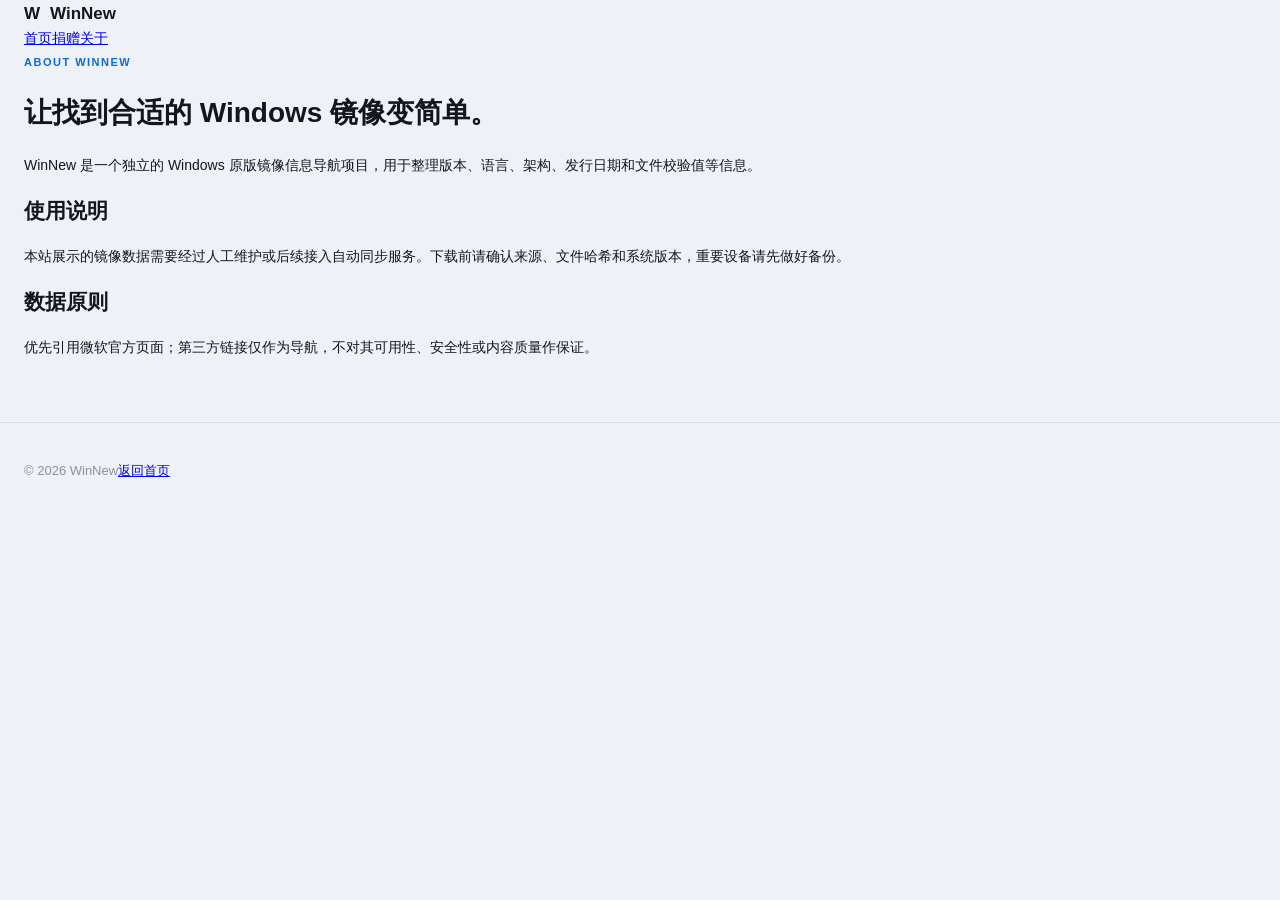
<file: about.html>
<!doctype html><html lang="zh-CN"><head><meta charset="utf-8"><meta name="viewport" content="width=device-width, initial-scale=1"><title>关于 · WinNew</title><link rel="stylesheet" href="assets/css/style.css"></head><body><header class="site-header"><div class="container header-inner"><a class="brand" href="index.html"><span class="brand-mark">W</span><span>WinNew</span></a><nav class="site-nav"><a href="index.html">首页</a><a href="donation.html">捐赠</a><a class="active" href="about.html">关于</a></nav></div></header><main class="container simple-page"><span class="eyebrow">ABOUT WINNEW</span><h1>让找到合适的 Windows 镜像变简单。</h1><p>WinNew 是一个独立的 Windows 原版镜像信息导航项目，用于整理版本、语言、架构、发行日期和文件校验值等信息。</p><div class="info-card"><h2>使用说明</h2><p>本站展示的镜像数据需要经过人工维护或后续接入自动同步服务。下载前请确认来源、文件哈希和系统版本，重要设备请先做好备份。</p><h2>数据原则</h2><p>优先引用微软官方页面；第三方链接仅作为导航，不对其可用性、安全性或内容质量作保证。</p></div></main><footer class="site-footer"><div class="container footer-inner"><span>© 2026 WinNew</span><a href="index.html">返回首页</a></div></footer></body></html>
</file>
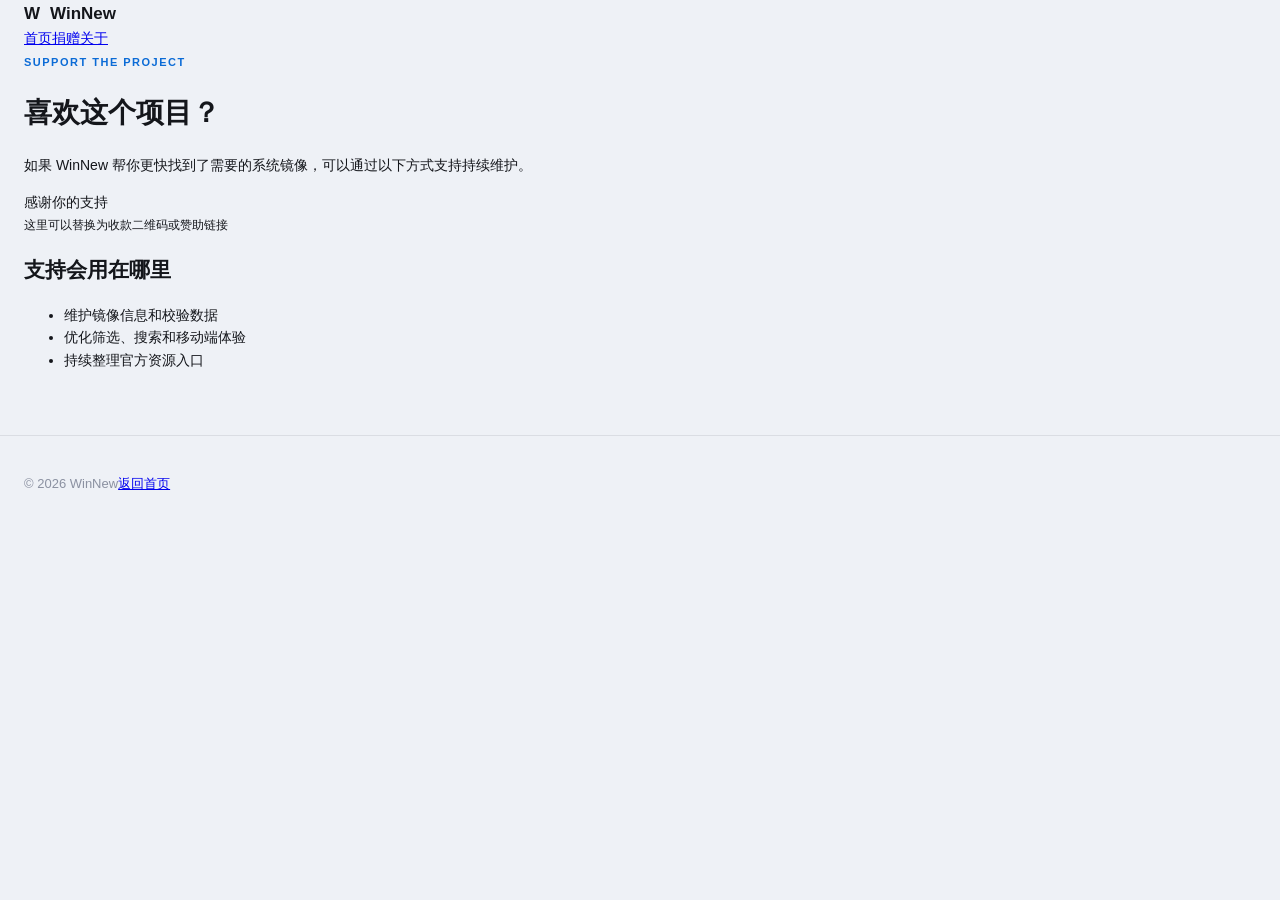
<file: donation.html>
<!doctype html><html lang="zh-CN"><head><meta charset="utf-8"><meta name="viewport" content="width=device-width, initial-scale=1"><title>捐赠 · WinNew</title><link rel="stylesheet" href="assets/css/style.css"></head><body><header class="site-header"><div class="container header-inner"><a class="brand" href="index.html"><span class="brand-mark">W</span><span>WinNew</span></a><nav class="site-nav"><a href="index.html">首页</a><a class="active" href="donation.html">捐赠</a><a href="about.html">关于</a></nav></div></header><main class="container simple-page donation-page"><span class="eyebrow">SUPPORT THE PROJECT</span><h1>喜欢这个项目？</h1><p>如果 WinNew 帮你更快找到了需要的系统镜像，可以通过以下方式支持持续维护。</p><div class="donation-box"><div class="donation-placeholder">感谢你的支持<br><small>这里可以替换为收款二维码或赞助链接</small></div><div><h2>支持会用在哪里</h2><ul><li>维护镜像信息和校验数据</li><li>优化筛选、搜索和移动端体验</li><li>持续整理官方资源入口</li></ul></div></div></main><footer class="site-footer"><div class="container footer-inner"><span>© 2026 WinNew</span><a href="index.html">返回首页</a></div></footer></body></html>
</file>
<file: assets/css/style.css>
:root{--bg:#eef1f6;--surface:#fff;--surface2:#f5f6fa;--text:#14161b;--muted:#697386;--line:rgba(18,24,40,.1);--accent:#0b6bd6;--soft:rgba(11,107,214,.1);--shadow:0 4px 16px rgba(16,24,40,.08)}*{box-sizing:border-box}body{margin:0;background:var(--bg);color:var(--text);font:14px/1.6 "Segoe UI","Microsoft YaHei",Arial,sans-serif}.mirror-page{width:min(1300px,calc(100% - 48px));margin:34px auto}.mirror-head{display:flex;justify-content:space-between;align-items:end;padding:28px 32px;background:var(--surface);border:1px solid var(--line);border-radius:18px;box-shadow:var(--shadow)}.eyebrow{font-size:11px;letter-spacing:1.5px;color:var(--accent);font-weight:700}.mirror-head h1{font-size:32px;font-weight:600;margin:8px 0}.mirror-head p{margin:0;color:var(--muted)}.record-total{text-align:right;color:var(--muted);font-size:12px}.record-total strong{display:block;color:var(--accent);font-size:30px;font-weight:600}.mirror-layout{display:grid;grid-template-columns:245px 1fr;gap:22px;margin-top:22px}.sidebar,.mirror-results{background:var(--surface);border:1px solid var(--line);border-radius:18px;padding:20px;box-shadow:var(--shadow)}.sidebar{height:max-content;position:sticky;top:18px}.sidebar h2,.result-head h2{font-size:17px;font-weight:600;margin:0 0 18px}.sidebar label{display:grid;gap:6px;margin:14px 0;color:var(--muted);font-size:12px}.sidebar select{height:38px;border:1px solid #d8dee8;border-radius:9px;background:#fff;color:var(--text);padding:0 9px;font:inherit;font-size:13px}.sidebar button{width:100%;height:38px;margin-top:10px;border:0;border-radius:9px;background:var(--soft);color:var(--accent);cursor:pointer}.result-head{display:flex;justify-content:space-between;align-items:center}.result-head h2{margin:0}.result-count{color:var(--muted);font-size:12px}.results-list{display:grid;grid-template-columns:repeat(auto-fill,minmax(310px,1fr));gap:14px}.release-card{background:var(--surface);border:1px solid var(--line);border-radius:14px;padding:18px;display:flex;flex-direction:column;gap:12px;transition:.2s}.release-card:hover{border-color:rgba(11,107,214,.4);box-shadow:0 12px 28px rgba(16,24,40,.1);transform:translateY(-2px)}.release-card-top{display:flex;justify-content:space-between;align-items:center}.system-badge{color:var(--accent);background:var(--soft);padding:4px 8px;border-radius:7px;font-size:11px;font-weight:600}.release-date{color:var(--muted);font-size:11px}.release-card h3{font-size:16px;margin:2px 0;font-weight:600}.release-meta{display:grid;gap:5px;color:var(--muted);font-size:12px}.release-meta b{color:var(--text);font-weight:500}.hash{padding:10px;background:var(--surface2);border-radius:9px;font-size:10px;overflow:hidden}.hash small{color:var(--accent);font-weight:600;margin-right:7px}.hash code{color:var(--muted);word-break:break-all}.card-actions{display:flex;gap:8px;margin-top:auto}.download-button{flex:1;text-align:center;background:var(--accent);color:#fff;text-decoration:none;border-radius:8px;padding:9px;font-size:12px}.copy-button{border:1px solid var(--line);border-radius:8px;background:#fff;color:var(--muted);padding:0 12px;cursor:pointer}.empty-state{padding:60px 20px;text-align:center;color:var(--muted);border:1px dashed #cbd5e1;border-radius:12px}.toast{position:fixed;right:22px;bottom:22px;background:#14161b;color:#fff;padding:10px 14px;border-radius:9px;opacity:0}.toast.show{opacity:1}@media(max-width:850px){.mirror-layout{grid-template-columns:1fr}.sidebar{position:static}.results-list{grid-template-columns:1fr}}@media(max-width:600px){.mirror-page{width:calc(100% - 24px);margin:12px auto}.mirror-head{padding:22px;align-items:start;display:block}.mirror-head h1{font-size:27px}.record-total{text-align:left;margin-top:18px}.sidebar,.mirror-results{padding:15px;border-radius:13px}}
:root{--bg:#eef1f6;--surface:#fff;--surface-2:#f5f6fa;--text:#14161b;--text-2:#5a6070;--text-3:#8b91a1;--border:rgba(18,24,40,.09);--accent:#0b6bd6;--accent-soft:rgba(11,107,214,.12);--glass:rgba(255,255,255,.78);--shadow:0 4px 16px rgba(16,24,40,.08)}body{background:var(--bg);color:var(--text);font-family:'Segoe UI Variable Text','Segoe UI','Microsoft YaHei',sans-serif}.container{width:min(1300px,calc(100% - 48px));margin-inline:auto}.bg-decor{position:fixed;inset:0;z-index:-1;background:radial-gradient(circle at 12% 0,#d9edff 0,transparent 32%),radial-gradient(circle at 90% 0,#eee1ff 0,transparent 28%)}.topbar{position:sticky;top:0;z-index:60;background:var(--glass);backdrop-filter:blur(24px) saturate(180%);border-bottom:1px solid var(--border)}.topbar-inner{display:flex;align-items:center;gap:16px;height:64px}.brand{display:flex;align-items:center;gap:10px;color:var(--text);font-size:17px;font-weight:700;text-decoration:none}.brand-logo{width:34px;height:34px;border-radius:10px;display:grid;place-items:center;color:#fff;background:linear-gradient(135deg,#0b6bd6,#63c6ff);box-shadow:0 4px 14px #0b6bd633}.nav{display:flex;gap:2px;margin-left:6px;overflow-x:auto}.nav-link{padding:8px 14px;border-radius:10px;color:var(--text-2);font-size:14px;text-decoration:none;white-space:nowrap}.nav-link.active,.nav-link:hover{background:var(--accent-soft);color:var(--accent)}.topbar-actions{margin-left:auto}.admin-link{color:var(--text-2);font-size:12px;text-decoration:none}.hero{text-align:center;padding:58px 0 36px}.hero h1{font-size:clamp(28px,4.2vw,46px);line-height:1.18;margin:0 0 14px;font-weight:700;letter-spacing:-1.2px}.hero h1 .grad{background:linear-gradient(100deg,var(--accent),#a855f7 90%);-webkit-background-clip:text;background-clip:text;color:transparent}.hero p{margin:0 auto 30px;max-width:620px;color:var(--text-2);font-size:16px}.search-box{display:flex;align-items:center;gap:12px;height:58px;max-width:660px;margin:auto;padding:0 18px;background:var(--surface);border:1px solid var(--border);border-radius:16px;box-shadow:var(--shadow);color:var(--text-3);text-align:left}.search-box input{flex:1;border:0;outline:0;background:transparent;color:var(--text);font:16px inherit}.search-box kbd{font-size:11px;padding:3px 7px;border-radius:6px;background:var(--surface-2);white-space:nowrap}.hot-tags{display:flex;justify-content:center;gap:8px;flex-wrap:wrap;margin-top:18px;color:var(--text-3);font-size:13px}.hot-tags a{padding:5px 12px;border-radius:20px;background:var(--surface);border:1px solid var(--border);color:var(--text-2);text-decoration:none}.layout{display:grid;grid-template-columns:242px 1fr;gap:24px;align-items:start;padding-top:10px}.sidebar{position:sticky;top:84px;background:var(--surface);border:1px solid var(--border);border-radius:18px;padding:18px;box-shadow:var(--shadow)}.filter-group+.filter-group{margin-top:22px;padding-top:18px;border-top:1px solid var(--border)}.filter-title{font-size:12px;font-weight:700;letter-spacing:.6px;color:var(--text-3);margin:0 0 10px}.filter-field{display:grid;gap:6px;padding:7px 0;color:var(--text-2);font-size:13px}.filter-field select{height:37px;border:1px solid var(--border);border-radius:9px;padding:0 9px;background:var(--surface);color:var(--text)}.btn{border:1px solid var(--border);border-radius:10px;padding:8px 14px;background:var(--surface-2);color:var(--text-2);cursor:pointer}.mirror-results{min-width:0}.toolbar{display:flex;align-items:center;justify-content:space-between;margin-bottom:16px}.result-count{font-size:14px;color:var(--text-2)}.result-count b{color:var(--text);font-weight:650}.toolbar-note{font-size:12px;color:var(--text-3)}.grid{display:grid;grid-template-columns:repeat(auto-fill,minmax(310px,1fr));gap:16px}.grid .release-card{background:var(--surface);border:1px solid var(--border);border-radius:18px;padding:18px;display:flex;flex-direction:column;gap:12px;transition:.2s}.grid .release-card:hover{transform:translateY(-3px);box-shadow:0 18px 44px #10182820;border-color:#0b6bd666}.grid .release-card h3{font-size:15px;margin:5px 0;font-weight:650}.grid .release-card .release-meta{display:grid;gap:5px}.grid .release-card .hash{margin:0}.grid .release-card .card-actions{margin-top:auto}.empty{grid-column:1/-1;text-align:center;padding:70px 20px;color:var(--text-3)}footer{margin-top:64px;padding:38px 0 44px;border-top:1px solid var(--border);color:var(--text-3);font-size:13px}.foot-grid{display:flex;flex-wrap:wrap;gap:36px;justify-content:space-between}.foot-col{min-width:170px}.foot-col h5{margin:0 0 10px;color:var(--text-2);font-size:13px}.foot-col p{max-width:260px}.foot-col a{display:block;color:var(--text-3);text-decoration:none;padding:3px 0}.foot-col a:hover{color:var(--accent)}.foot-bottom{margin-top:28px;padding-top:20px;border-top:1px solid var(--border);display:flex;justify-content:space-between;gap:12px;font-size:12px}@media(max-width:1000px){.layout{grid-template-columns:1fr}.sidebar{position:static}}@media(max-width:600px){.container{width:calc(100% - 28px)}.topbar-inner{height:58px}.nav-link:nth-child(2),.admin-link{display:none}.hero{padding:38px 0 24px}.hero h1{font-size:30px}.search-box kbd{display:none}.layout{padding-top:0}.sidebar{border-radius:14px}.foot-bottom{display:block;line-height:2}}
</file>
